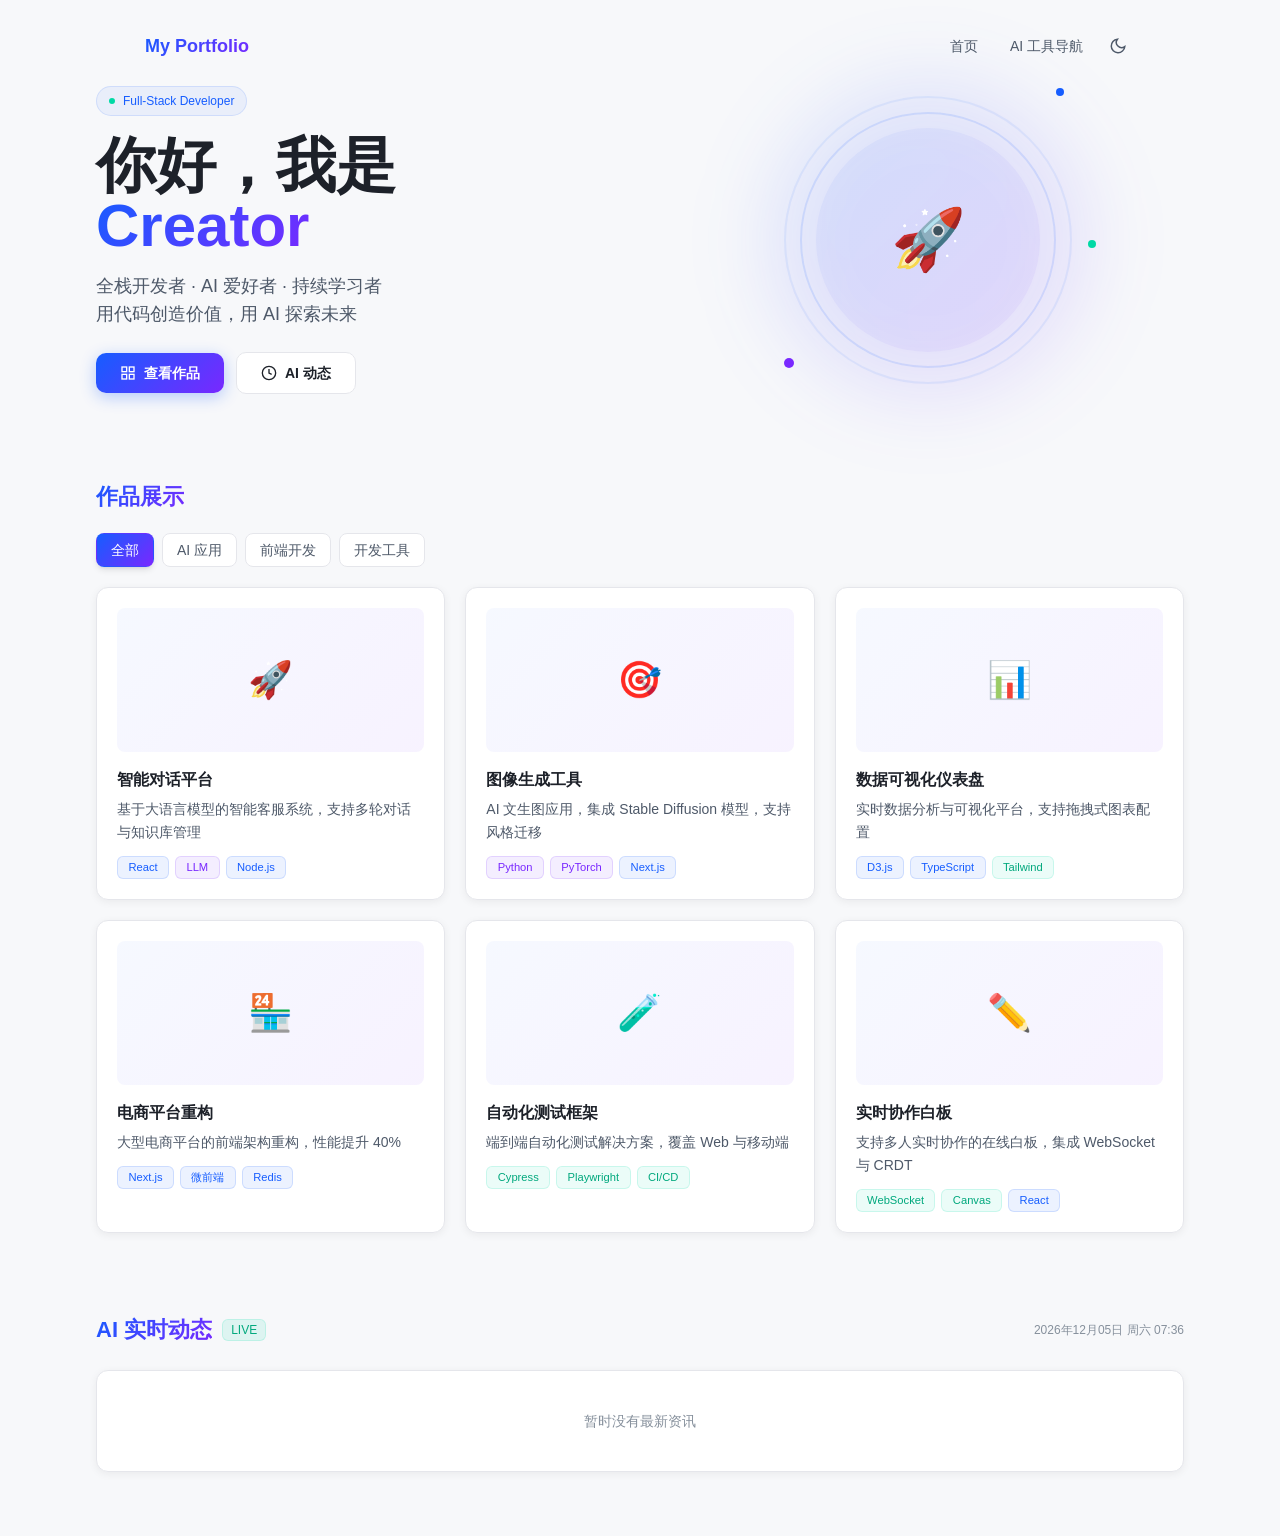
<file: index.html>
<!DOCTYPE html><html lang="zh-CN"><head><meta charSet="utf-8"/><meta name="viewport" content="width=device-width, initial-scale=1"/><link rel="stylesheet" href="/_next/static/css/5b30893bff3cff4b.css" data-precedence="next"/><link rel="preload" as="script" fetchPriority="low" href="/_next/static/chunks/webpack-616e068a201ad621.js"/><script src="/_next/static/chunks/fd9d1056-8330337790fd1d70.js" async=""></script><script src="/_next/static/chunks/117-0b20032fdb87c964.js" async=""></script><script src="/_next/static/chunks/main-app-44f552555271e70d.js" async=""></script><script src="/_next/static/chunks/app/page-7cafaf84961bd8e7.js" async=""></script><script src="/_next/static/chunks/448-8b25fead49775fe2.js" async=""></script><script src="/_next/static/chunks/app/layout-be42a660ace7e4d2.js" async=""></script><title>个人作品集 | AI 资讯 &amp; 工具导航</title><meta name="description" content="个人作品展示、AI 实时资讯分享、主流 AI 应用导航"/><script src="/_next/static/chunks/polyfills-42372ed130431b0a.js" noModule=""></script></head><body><nav class="fixed top-0 left-0 right-0 z-50 px-3 sm:px-6 pt-3 sm:pt-4 transition-all duration-300 "><div class="max-w-5xl mx-auto px-4 py-2.5 sm:py-3 flex items-center justify-between rounded-xl transition-all duration-300" style="background:transparent;backdrop-filter:none;-webkit-backdrop-filter:none;border:1px solid transparent;box-shadow:none"><a class="text-base sm:text-lg font-bold gradient-text" href="/">My Portfolio</a><div class="flex items-center gap-1"><div class="hidden sm:flex items-center gap-1"><a class="nav-link active" href="/">首页</a><a class="nav-link " href="/tools/">AI 工具导航</a></div><button class="p-2 rounded-lg hover:bg-black/5 dark:hover:bg-white/10 transition-colors" aria-label="切换主题"><svg width="18" height="18" viewBox="0 0 24 24" fill="none" stroke="#4E5969" stroke-width="2" stroke-linecap="round"><path d="M21 12.79A9 9 0 1111.21 3 7 7 0 0021 12.79z"></path></svg></button><button class="sm:hidden p-2 rounded-lg hover:bg-black/5 dark:hover:bg-white/10 transition-colors" aria-label="Toggle menu"><svg width="20" height="20" viewBox="0 0 24 24" fill="none" stroke="currentColor" stroke-width="2"><path d="M4 6h16M4 12h16M4 18h16"></path></svg></button></div></div></nav><main class="pt-20 pb-16 px-4 sm:px-6 lg:px-8 max-w-6xl mx-auto"><div class="space-y-16 sm:space-y-20"><section class="relative mb-12 sm:mb-16 animate-fade-in"><div class="flex flex-col lg:flex-row items-center gap-8 lg:gap-16"><div class="flex-1 text-center lg:text-left animate-slide-in-left"><div class="inline-flex items-center gap-2 px-3 py-1.5 rounded-full text-xs font-medium mb-5" style="background:rgba(22,93,255,0.06);color:#165DFF;border:1px solid rgba(22,93,255,0.12)"><span class="w-1.5 h-1.5 rounded-full bg-[#00D9A5]"></span>Full-Stack Developer</div><h1 class="text-4xl sm:text-5xl lg:text-6xl font-bold leading-tight mb-4">你好，我是<!-- --> <span class="gradient-text">Creator</span></h1><p class="text-base sm:text-lg text-text-secondary max-w-lg mx-auto lg:mx-0 leading-relaxed mb-6">全栈开发者 · AI 爱好者 · 持续学习者<br/>用代码创造价值，用 AI 探索未来</p><div class="flex items-center gap-3 justify-center lg:justify-start"><a href="#portfolio" class="btn-primary text-sm"><svg width="16" height="16" viewBox="0 0 24 24" fill="none" stroke="currentColor" stroke-width="2"><rect x="3" y="3" width="7" height="7"></rect><rect x="14" y="3" width="7" height="7"></rect><rect x="3" y="14" width="7" height="7"></rect><rect x="14" y="14" width="7" height="7"></rect></svg>查看作品</a><a href="#ai-news" class="btn-secondary text-sm"><svg width="16" height="16" viewBox="0 0 24 24" fill="none" stroke="currentColor" stroke-width="2"><circle cx="12" cy="12" r="10"></circle><path d="M12 6v6l4 2"></path></svg>AI 动态</a></div></div><div class="flex-1 flex items-center justify-center animate-slide-in-right"><div class="relative w-64 h-64 sm:w-80 sm:h-80"><div class="absolute inset-0 rounded-full animate-float" style="background:linear-gradient(135deg, rgba(22,93,255,0.12), rgba(121,40,255,0.12));filter:blur(40px)"></div><div class="absolute inset-4 rounded-full" style="border:2px solid rgba(22,93,255,0.08)"></div><div class="absolute inset-8 rounded-full animate-pulse" style="border:2px solid rgba(22,93,255,0.12)"></div><div class="absolute inset-12 rounded-full" style="background:linear-gradient(135deg, rgba(22,93,255,0.06), rgba(121,40,255,0.06))"></div><div class="absolute inset-0 flex items-center justify-center"><span class="text-5xl sm:text-6xl">🚀</span></div><div class="absolute top-2 right-6 w-2 h-2 rounded-full animate-float" style="background:#165DFF;animation-delay:0.5s"></div><div class="absolute bottom-8 left-4 w-2.5 h-2.5 rounded-full animate-float" style="background:#7928FF;animation-delay:1s"></div><div class="absolute top-1/2 -right-2 w-2 h-2 rounded-full animate-float" style="background:#00D9A5;animation-delay:1.5s"></div></div></div></div></section><section id="portfolio" class="animate-fade-in"><h2 class="section-title"><span class="gradient-text">作品展示</span></h2><div class="mb-5"><div class="flex flex-wrap gap-2"><button class="px-3.5 py-1.5 rounded-lg text-sm font-medium transition-all text-white shadow-md" style="background:linear-gradient(135deg, #165DFF, #7928FF);border:1px solid transparent">全部</button><button class="px-3.5 py-1.5 rounded-lg text-sm font-medium transition-all text-text-secondary hover:text-text-primary border hover:border-primary/30" style="background:var(--bg-card);border:1px solid var(--border-light)">AI 应用</button><button class="px-3.5 py-1.5 rounded-lg text-sm font-medium transition-all text-text-secondary hover:text-text-primary border hover:border-primary/30" style="background:var(--bg-card);border:1px solid var(--border-light)">前端开发</button><button class="px-3.5 py-1.5 rounded-lg text-sm font-medium transition-all text-text-secondary hover:text-text-primary border hover:border-primary/30" style="background:var(--bg-card);border:1px solid var(--border-light)">开发工具</button></div></div><div class="grid grid-cols-1 sm:grid-cols-2 lg:grid-cols-3 gap-5"><div class="card p-5 animate-slide-up cursor-pointer group" style="animation-delay:0s"><div class="w-full h-36 rounded-lg mb-4 flex items-center justify-center text-4xl transition-transform duration-300 group-hover:scale-105" style="background:linear-gradient(135deg, rgba(22,93,255,0.04), rgba(121,40,255,0.06))">🚀</div><h3 class="font-semibold text-base mb-1.5 text-text-primary">智能对话平台</h3><p class="text-sm text-text-secondary mb-3 line-clamp-2 leading-relaxed">基于大语言模型的智能客服系统，支持多轮对话与知识库管理</p><div class="flex flex-wrap gap-1.5"><span class="tag tag-blue">React</span><span class="tag tag-purple">LLM</span><span class="tag tag-blue">Node.js</span></div></div><div class="card p-5 animate-slide-up cursor-pointer group" style="animation-delay:0.1s"><div class="w-full h-36 rounded-lg mb-4 flex items-center justify-center text-4xl transition-transform duration-300 group-hover:scale-105" style="background:linear-gradient(135deg, rgba(22,93,255,0.04), rgba(121,40,255,0.06))">🎯</div><h3 class="font-semibold text-base mb-1.5 text-text-primary">图像生成工具</h3><p class="text-sm text-text-secondary mb-3 line-clamp-2 leading-relaxed">AI 文生图应用，集成 Stable Diffusion 模型，支持风格迁移</p><div class="flex flex-wrap gap-1.5"><span class="tag tag-purple">Python</span><span class="tag tag-purple">PyTorch</span><span class="tag tag-blue">Next.js</span></div></div><div class="card p-5 animate-slide-up cursor-pointer group" style="animation-delay:0.2s"><div class="w-full h-36 rounded-lg mb-4 flex items-center justify-center text-4xl transition-transform duration-300 group-hover:scale-105" style="background:linear-gradient(135deg, rgba(22,93,255,0.04), rgba(121,40,255,0.06))">📊</div><h3 class="font-semibold text-base mb-1.5 text-text-primary">数据可视化仪表盘</h3><p class="text-sm text-text-secondary mb-3 line-clamp-2 leading-relaxed">实时数据分析与可视化平台，支持拖拽式图表配置</p><div class="flex flex-wrap gap-1.5"><span class="tag tag-blue">D3.js</span><span class="tag tag-blue">TypeScript</span><span class="tag tag-cyan">Tailwind</span></div></div><div class="card p-5 animate-slide-up cursor-pointer group" style="animation-delay:0.30000000000000004s"><div class="w-full h-36 rounded-lg mb-4 flex items-center justify-center text-4xl transition-transform duration-300 group-hover:scale-105" style="background:linear-gradient(135deg, rgba(22,93,255,0.04), rgba(121,40,255,0.06))">🏪</div><h3 class="font-semibold text-base mb-1.5 text-text-primary">电商平台重构</h3><p class="text-sm text-text-secondary mb-3 line-clamp-2 leading-relaxed">大型电商平台的前端架构重构，性能提升 40%</p><div class="flex flex-wrap gap-1.5"><span class="tag tag-blue">Next.js</span><span class="tag tag-blue">微前端</span><span class="tag tag-blue">Redis</span></div></div><div class="card p-5 animate-slide-up cursor-pointer group" style="animation-delay:0.4s"><div class="w-full h-36 rounded-lg mb-4 flex items-center justify-center text-4xl transition-transform duration-300 group-hover:scale-105" style="background:linear-gradient(135deg, rgba(22,93,255,0.04), rgba(121,40,255,0.06))">🧪</div><h3 class="font-semibold text-base mb-1.5 text-text-primary">自动化测试框架</h3><p class="text-sm text-text-secondary mb-3 line-clamp-2 leading-relaxed">端到端自动化测试解决方案，覆盖 Web 与移动端</p><div class="flex flex-wrap gap-1.5"><span class="tag tag-cyan">Cypress</span><span class="tag tag-cyan">Playwright</span><span class="tag tag-cyan">CI/CD</span></div></div><div class="card p-5 animate-slide-up cursor-pointer group" style="animation-delay:0.5s"><div class="w-full h-36 rounded-lg mb-4 flex items-center justify-center text-4xl transition-transform duration-300 group-hover:scale-105" style="background:linear-gradient(135deg, rgba(22,93,255,0.04), rgba(121,40,255,0.06))">✏️</div><h3 class="font-semibold text-base mb-1.5 text-text-primary">实时协作白板</h3><p class="text-sm text-text-secondary mb-3 line-clamp-2 leading-relaxed">支持多人实时协作的在线白板，集成 WebSocket 与 CRDT</p><div class="flex flex-wrap gap-1.5"><span class="tag tag-cyan">WebSocket</span><span class="tag tag-cyan">Canvas</span><span class="tag tag-blue">React</span></div></div></div></section><section id="ai-news" class="animate-fade-in"><div class="flex items-center justify-between flex-wrap gap-2 mb-6"><h2 class="section-title mb-0"><span class="gradient-text">AI 实时动态</span><span class="px-2 py-0.5 rounded-md text-xs font-medium" style="background:rgba(0,217,165,0.1);color:#00a87d;border:1px solid rgba(0,217,165,0.15)">LIVE</span></h2><span class="text-xs text-text-tertiary tabular-nums">2026年05月06日 周三 23:23</span></div><div class="card p-10 text-center text-sm text-text-tertiary flex items-center justify-center gap-2.5"><span class="inline-block w-4 h-4 border-2 border-primary border-t-transparent rounded-full animate-spin"></span>正在获取最新 AI 资讯...</div></section></div></main><button class="fixed bottom-8 right-8 z-40 w-11 h-11 rounded-full flex items-center justify-center shadow-lg transition-all duration-300 opacity-0 translate-y-4 pointer-events-none" style="background:linear-gradient(135deg, #165DFF, #7928FF);color:#fff" aria-label="回到顶部"><svg width="18" height="18" viewBox="0 0 24 24" fill="none" stroke="currentColor" stroke-width="2.5" stroke-linecap="round"><path d="M18 15l-6-6-6 6"></path></svg></button><script src="/_next/static/chunks/webpack-616e068a201ad621.js" async=""></script><script>(self.__next_f=self.__next_f||[]).push([0]);self.__next_f.push([2,null])</script><script>self.__next_f.push([1,"1:HL[\"/_next/static/css/5b30893bff3cff4b.css\",\"style\"]\n"])</script><script>self.__next_f.push([1,"2:I[2846,[],\"\"]\n4:I[9107,[],\"ClientPageRoot\"]\n5:I[5290,[\"931\",\"static/chunks/app/page-7cafaf84961bd8e7.js\"],\"default\",1]\n6:I[2060,[\"448\",\"static/chunks/448-8b25fead49775fe2.js\",\"185\",\"static/chunks/app/layout-be42a660ace7e4d2.js\"],\"default\"]\n7:I[4114,[\"448\",\"static/chunks/448-8b25fead49775fe2.js\",\"185\",\"static/chunks/app/layout-be42a660ace7e4d2.js\"],\"default\"]\n8:I[4707,[],\"\"]\n9:I[6423,[],\"\"]\na:I[9177,[\"448\",\"static/chunks/448-8b25fead49775fe2.js\",\"185\",\"static/chunks/app/layout-be42a660ace7e4d2.js\"],\"default\"]\nc:I[1060,[],\"\"]\nd:[]\n"])</script><script>self.__next_f.push([1,"0:[\"$\",\"$L2\",null,{\"buildId\":\"GiOcWR82F3VmE9fTP5mHu\",\"assetPrefix\":\"\",\"urlParts\":[\"\",\"\"],\"initialTree\":[\"\",{\"children\":[\"__PAGE__\",{}]},\"$undefined\",\"$undefined\",true],\"initialSeedData\":[\"\",{\"children\":[\"__PAGE__\",{},[[\"$L3\",[\"$\",\"$L4\",null,{\"props\":{\"params\":{},\"searchParams\":{}},\"Component\":\"$5\"}],null],null],null]},[[[[\"$\",\"link\",\"0\",{\"rel\":\"stylesheet\",\"href\":\"/_next/static/css/5b30893bff3cff4b.css\",\"precedence\":\"next\",\"crossOrigin\":\"$undefined\"}]],[\"$\",\"html\",null,{\"lang\":\"zh-CN\",\"suppressHydrationWarning\":true,\"children\":[\"$\",\"body\",null,{\"children\":[\"$\",\"$L6\",null,{\"children\":[[\"$\",\"$L7\",null,{}],[\"$\",\"main\",null,{\"className\":\"pt-20 pb-16 px-4 sm:px-6 lg:px-8 max-w-6xl mx-auto\",\"children\":[\"$\",\"$L8\",null,{\"parallelRouterKey\":\"children\",\"segmentPath\":[\"children\"],\"error\":\"$undefined\",\"errorStyles\":\"$undefined\",\"errorScripts\":\"$undefined\",\"template\":[\"$\",\"$L9\",null,{}],\"templateStyles\":\"$undefined\",\"templateScripts\":\"$undefined\",\"notFound\":[[\"$\",\"title\",null,{\"children\":\"404: This page could not be found.\"}],[\"$\",\"div\",null,{\"style\":{\"fontFamily\":\"system-ui,\\\"Segoe UI\\\",Roboto,Helvetica,Arial,sans-serif,\\\"Apple Color Emoji\\\",\\\"Segoe UI Emoji\\\"\",\"height\":\"100vh\",\"textAlign\":\"center\",\"display\":\"flex\",\"flexDirection\":\"column\",\"alignItems\":\"center\",\"justifyContent\":\"center\"},\"children\":[\"$\",\"div\",null,{\"children\":[[\"$\",\"style\",null,{\"dangerouslySetInnerHTML\":{\"__html\":\"body{color:#000;background:#fff;margin:0}.next-error-h1{border-right:1px solid rgba(0,0,0,.3)}@media (prefers-color-scheme:dark){body{color:#fff;background:#000}.next-error-h1{border-right:1px solid rgba(255,255,255,.3)}}\"}}],[\"$\",\"h1\",null,{\"className\":\"next-error-h1\",\"style\":{\"display\":\"inline-block\",\"margin\":\"0 20px 0 0\",\"padding\":\"0 23px 0 0\",\"fontSize\":24,\"fontWeight\":500,\"verticalAlign\":\"top\",\"lineHeight\":\"49px\"},\"children\":\"404\"}],[\"$\",\"div\",null,{\"style\":{\"display\":\"inline-block\"},\"children\":[\"$\",\"h2\",null,{\"style\":{\"fontSize\":14,\"fontWeight\":400,\"lineHeight\":\"49px\",\"margin\":0},\"children\":\"This page could not be found.\"}]}]]}]}]],\"notFoundStyles\":[]}]}],[\"$\",\"$La\",null,{}]]}]}]}]],null],null],\"couldBeIntercepted\":false,\"initialHead\":[null,\"$Lb\"],\"globalErrorComponent\":\"$c\",\"missingSlots\":\"$Wd\"}]\n"])</script><script>self.__next_f.push([1,"b:[[\"$\",\"meta\",\"0\",{\"name\":\"viewport\",\"content\":\"width=device-width, initial-scale=1\"}],[\"$\",\"meta\",\"1\",{\"charSet\":\"utf-8\"}],[\"$\",\"title\",\"2\",{\"children\":\"个人作品集 | AI 资讯 \u0026 工具导航\"}],[\"$\",\"meta\",\"3\",{\"name\":\"description\",\"content\":\"个人作品展示、AI 实时资讯分享、主流 AI 应用导航\"}]]\n3:null\n"])</script></body></html>
</file>
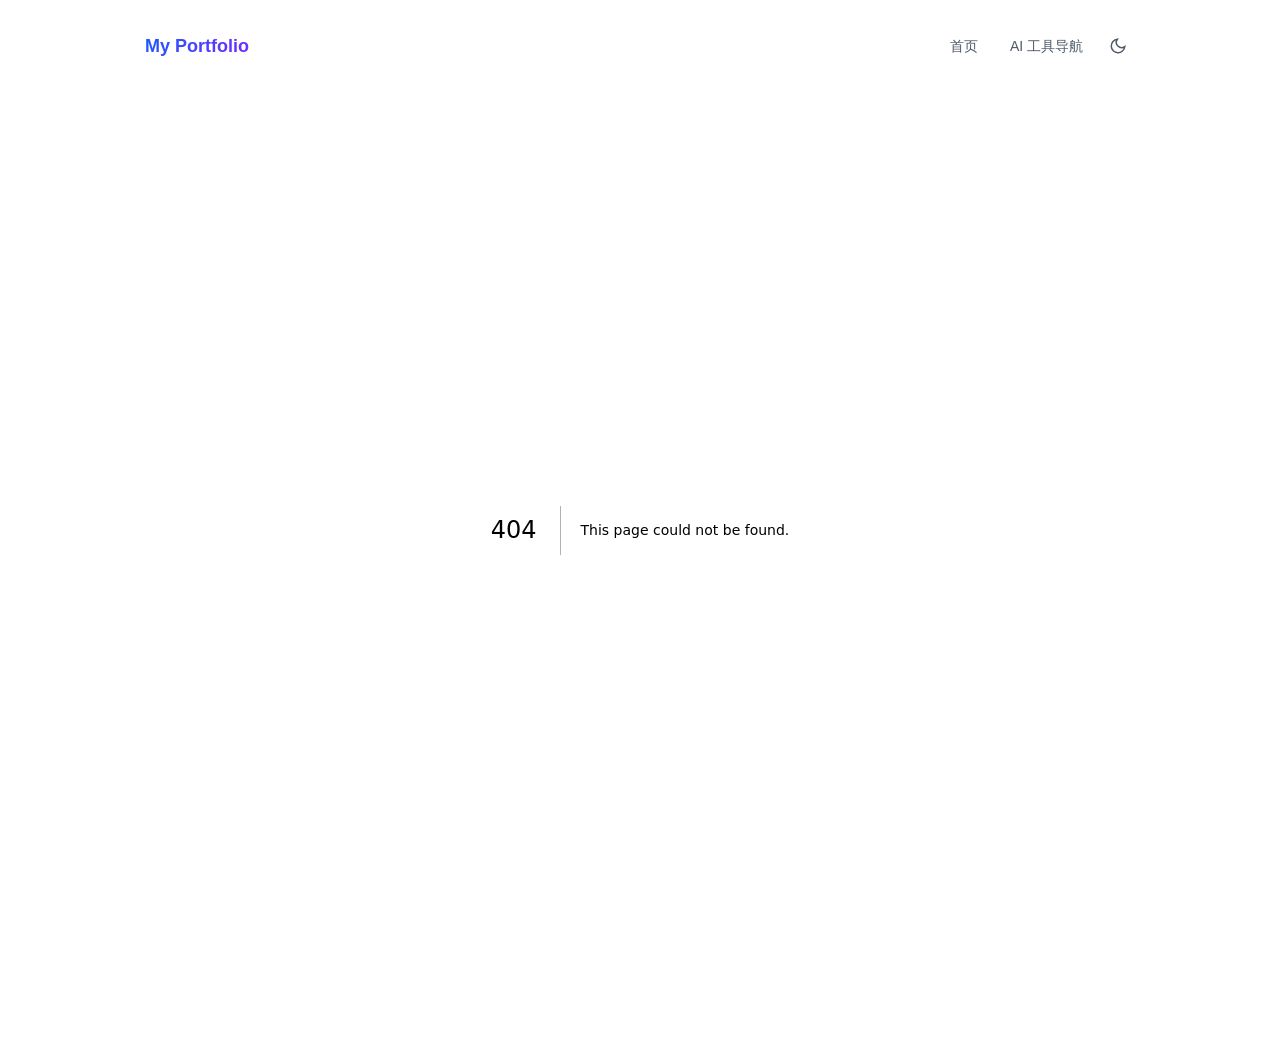
<file: 404/index.html>
<!DOCTYPE html><html lang="zh-CN"><head><meta charSet="utf-8"/><meta name="viewport" content="width=device-width, initial-scale=1"/><link rel="stylesheet" href="/_next/static/css/5b30893bff3cff4b.css" data-precedence="next"/><link rel="preload" as="script" fetchPriority="low" href="/_next/static/chunks/webpack-616e068a201ad621.js"/><script src="/_next/static/chunks/fd9d1056-8330337790fd1d70.js" async=""></script><script src="/_next/static/chunks/117-0b20032fdb87c964.js" async=""></script><script src="/_next/static/chunks/main-app-44f552555271e70d.js" async=""></script><script src="/_next/static/chunks/448-8b25fead49775fe2.js" async=""></script><script src="/_next/static/chunks/app/layout-be42a660ace7e4d2.js" async=""></script><meta name="robots" content="noindex"/><title>404: This page could not be found.</title><title>个人作品集 | AI 资讯 &amp; 工具导航</title><meta name="description" content="个人作品展示、AI 实时资讯分享、主流 AI 应用导航"/><script src="/_next/static/chunks/polyfills-42372ed130431b0a.js" noModule=""></script></head><body><nav class="fixed top-0 left-0 right-0 z-50 px-3 sm:px-6 pt-3 sm:pt-4 transition-all duration-300 "><div class="max-w-5xl mx-auto px-4 py-2.5 sm:py-3 flex items-center justify-between rounded-xl transition-all duration-300" style="background:transparent;backdrop-filter:none;-webkit-backdrop-filter:none;border:1px solid transparent;box-shadow:none"><a class="text-base sm:text-lg font-bold gradient-text" href="/">My Portfolio</a><div class="flex items-center gap-1"><div class="hidden sm:flex items-center gap-1"><a class="nav-link " href="/">首页</a><a class="nav-link " href="/tools/">AI 工具导航</a></div><button class="p-2 rounded-lg hover:bg-black/5 dark:hover:bg-white/10 transition-colors" aria-label="切换主题"><svg width="18" height="18" viewBox="0 0 24 24" fill="none" stroke="#4E5969" stroke-width="2" stroke-linecap="round"><path d="M21 12.79A9 9 0 1111.21 3 7 7 0 0021 12.79z"></path></svg></button><button class="sm:hidden p-2 rounded-lg hover:bg-black/5 dark:hover:bg-white/10 transition-colors" aria-label="Toggle menu"><svg width="20" height="20" viewBox="0 0 24 24" fill="none" stroke="currentColor" stroke-width="2"><path d="M4 6h16M4 12h16M4 18h16"></path></svg></button></div></div></nav><main class="pt-20 pb-16 px-4 sm:px-6 lg:px-8 max-w-6xl mx-auto"><div style="font-family:system-ui,&quot;Segoe UI&quot;,Roboto,Helvetica,Arial,sans-serif,&quot;Apple Color Emoji&quot;,&quot;Segoe UI Emoji&quot;;height:100vh;text-align:center;display:flex;flex-direction:column;align-items:center;justify-content:center"><div><style>body{color:#000;background:#fff;margin:0}.next-error-h1{border-right:1px solid rgba(0,0,0,.3)}@media (prefers-color-scheme:dark){body{color:#fff;background:#000}.next-error-h1{border-right:1px solid rgba(255,255,255,.3)}}</style><h1 class="next-error-h1" style="display:inline-block;margin:0 20px 0 0;padding:0 23px 0 0;font-size:24px;font-weight:500;vertical-align:top;line-height:49px">404</h1><div style="display:inline-block"><h2 style="font-size:14px;font-weight:400;line-height:49px;margin:0">This page could not be found.</h2></div></div></div></main><button class="fixed bottom-8 right-8 z-40 w-11 h-11 rounded-full flex items-center justify-center shadow-lg transition-all duration-300 opacity-0 translate-y-4 pointer-events-none" style="background:linear-gradient(135deg, #165DFF, #7928FF);color:#fff" aria-label="回到顶部"><svg width="18" height="18" viewBox="0 0 24 24" fill="none" stroke="currentColor" stroke-width="2.5" stroke-linecap="round"><path d="M18 15l-6-6-6 6"></path></svg></button><script src="/_next/static/chunks/webpack-616e068a201ad621.js" async=""></script><script>(self.__next_f=self.__next_f||[]).push([0]);self.__next_f.push([2,null])</script><script>self.__next_f.push([1,"1:HL[\"/_next/static/css/5b30893bff3cff4b.css\",\"style\"]\n"])</script><script>self.__next_f.push([1,"2:I[2846,[],\"\"]\n4:I[4707,[],\"\"]\n5:I[6423,[],\"\"]\n6:I[2060,[\"448\",\"static/chunks/448-8b25fead49775fe2.js\",\"185\",\"static/chunks/app/layout-be42a660ace7e4d2.js\"],\"default\"]\n7:I[4114,[\"448\",\"static/chunks/448-8b25fead49775fe2.js\",\"185\",\"static/chunks/app/layout-be42a660ace7e4d2.js\"],\"default\"]\nc:I[9177,[\"448\",\"static/chunks/448-8b25fead49775fe2.js\",\"185\",\"static/chunks/app/layout-be42a660ace7e4d2.js\"],\"default\"]\ne:I[1060,[],\"\"]\n8:{\"fontFamily\":\"system-ui,\\\"Segoe UI\\\",Roboto,Helvetica,Arial,sans-serif,\\\"Apple Color Emoji\\\",\\\"Segoe UI Emoji\\\"\",\"height\":\"100vh\",\"textAlign\":\"center\",\"display\":\"flex\",\"flexDirection\":\"column\",\"alignItems\":\"center\",\"justifyContent\":\"center\"}\n9:{\"display\":\"inline-block\",\"margin\":\"0 20px 0 0\",\"padding\":\"0 23px 0 0\",\"fontSize\":24,\"fontWeight\":500,\"verticalAlign\":\"top\",\"lineHeight\":\"49px\"}\na:{\"display\":\"inline-block\"}\nb:{\"fontSize\":14,\"fontWeight\":400,\"lineHeight\":\"49px\",\"margin\":0}\nf:[]\n"])</script><script>self.__next_f.push([1,"0:[\"$\",\"$L2\",null,{\"buildId\":\"GiOcWR82F3VmE9fTP5mHu\",\"assetPrefix\":\"\",\"urlParts\":[\"\",\"_not-found\",\"\"],\"initialTree\":[\"\",{\"children\":[\"/_not-found\",{\"children\":[\"__PAGE__\",{}]}]},\"$undefined\",\"$undefined\",true],\"initialSeedData\":[\"\",{\"children\":[\"/_not-found\",{\"children\":[\"__PAGE__\",{},[[\"$L3\",[[\"$\",\"title\",null,{\"children\":\"404: This page could not be found.\"}],[\"$\",\"div\",null,{\"style\":{\"fontFamily\":\"system-ui,\\\"Segoe UI\\\",Roboto,Helvetica,Arial,sans-serif,\\\"Apple Color Emoji\\\",\\\"Segoe UI Emoji\\\"\",\"height\":\"100vh\",\"textAlign\":\"center\",\"display\":\"flex\",\"flexDirection\":\"column\",\"alignItems\":\"center\",\"justifyContent\":\"center\"},\"children\":[\"$\",\"div\",null,{\"children\":[[\"$\",\"style\",null,{\"dangerouslySetInnerHTML\":{\"__html\":\"body{color:#000;background:#fff;margin:0}.next-error-h1{border-right:1px solid rgba(0,0,0,.3)}@media (prefers-color-scheme:dark){body{color:#fff;background:#000}.next-error-h1{border-right:1px solid rgba(255,255,255,.3)}}\"}}],[\"$\",\"h1\",null,{\"className\":\"next-error-h1\",\"style\":{\"display\":\"inline-block\",\"margin\":\"0 20px 0 0\",\"padding\":\"0 23px 0 0\",\"fontSize\":24,\"fontWeight\":500,\"verticalAlign\":\"top\",\"lineHeight\":\"49px\"},\"children\":\"404\"}],[\"$\",\"div\",null,{\"style\":{\"display\":\"inline-block\"},\"children\":[\"$\",\"h2\",null,{\"style\":{\"fontSize\":14,\"fontWeight\":400,\"lineHeight\":\"49px\",\"margin\":0},\"children\":\"This page could not be found.\"}]}]]}]}]],null],null],null]},[null,[\"$\",\"$L4\",null,{\"parallelRouterKey\":\"children\",\"segmentPath\":[\"children\",\"/_not-found\",\"children\"],\"error\":\"$undefined\",\"errorStyles\":\"$undefined\",\"errorScripts\":\"$undefined\",\"template\":[\"$\",\"$L5\",null,{}],\"templateStyles\":\"$undefined\",\"templateScripts\":\"$undefined\",\"notFound\":\"$undefined\",\"notFoundStyles\":\"$undefined\"}]],null]},[[[[\"$\",\"link\",\"0\",{\"rel\":\"stylesheet\",\"href\":\"/_next/static/css/5b30893bff3cff4b.css\",\"precedence\":\"next\",\"crossOrigin\":\"$undefined\"}]],[\"$\",\"html\",null,{\"lang\":\"zh-CN\",\"suppressHydrationWarning\":true,\"children\":[\"$\",\"body\",null,{\"children\":[\"$\",\"$L6\",null,{\"children\":[[\"$\",\"$L7\",null,{}],[\"$\",\"main\",null,{\"className\":\"pt-20 pb-16 px-4 sm:px-6 lg:px-8 max-w-6xl mx-auto\",\"children\":[\"$\",\"$L4\",null,{\"parallelRouterKey\":\"children\",\"segmentPath\":[\"children\"],\"error\":\"$undefined\",\"errorStyles\":\"$undefined\",\"errorScripts\":\"$undefined\",\"template\":[\"$\",\"$L5\",null,{}],\"templateStyles\":\"$undefined\",\"templateScripts\":\"$undefined\",\"notFound\":[[\"$\",\"title\",null,{\"children\":\"404: This page could not be found.\"}],[\"$\",\"div\",null,{\"style\":\"$8\",\"children\":[\"$\",\"div\",null,{\"children\":[[\"$\",\"style\",null,{\"dangerouslySetInnerHTML\":{\"__html\":\"body{color:#000;background:#fff;margin:0}.next-error-h1{border-right:1px solid rgba(0,0,0,.3)}@media (prefers-color-scheme:dark){body{color:#fff;background:#000}.next-error-h1{border-right:1px solid rgba(255,255,255,.3)}}\"}}],[\"$\",\"h1\",null,{\"className\":\"next-error-h1\",\"style\":\"$9\",\"children\":\"404\"}],[\"$\",\"div\",null,{\"style\":\"$a\",\"children\":[\"$\",\"h2\",null,{\"style\":\"$b\",\"children\":\"This page could not be found.\"}]}]]}]}]],\"notFoundStyles\":[]}]}],[\"$\",\"$Lc\",null,{}]]}]}]}]],null],null],\"couldBeIntercepted\":false,\"initialHead\":[[\"$\",\"meta\",null,{\"name\":\"robots\",\"content\":\"noindex\"}],\"$Ld\"],\"globalErrorComponent\":\"$e\",\"missingSlots\":\"$Wf\"}]\n"])</script><script>self.__next_f.push([1,"d:[[\"$\",\"meta\",\"0\",{\"name\":\"viewport\",\"content\":\"width=device-width, initial-scale=1\"}],[\"$\",\"meta\",\"1\",{\"charSet\":\"utf-8\"}],[\"$\",\"title\",\"2\",{\"children\":\"个人作品集 | AI 资讯 \u0026 工具导航\"}],[\"$\",\"meta\",\"3\",{\"name\":\"description\",\"content\":\"个人作品展示、AI 实时资讯分享、主流 AI 应用导航\"}]]\n3:null\n"])</script></body></html>
</file>
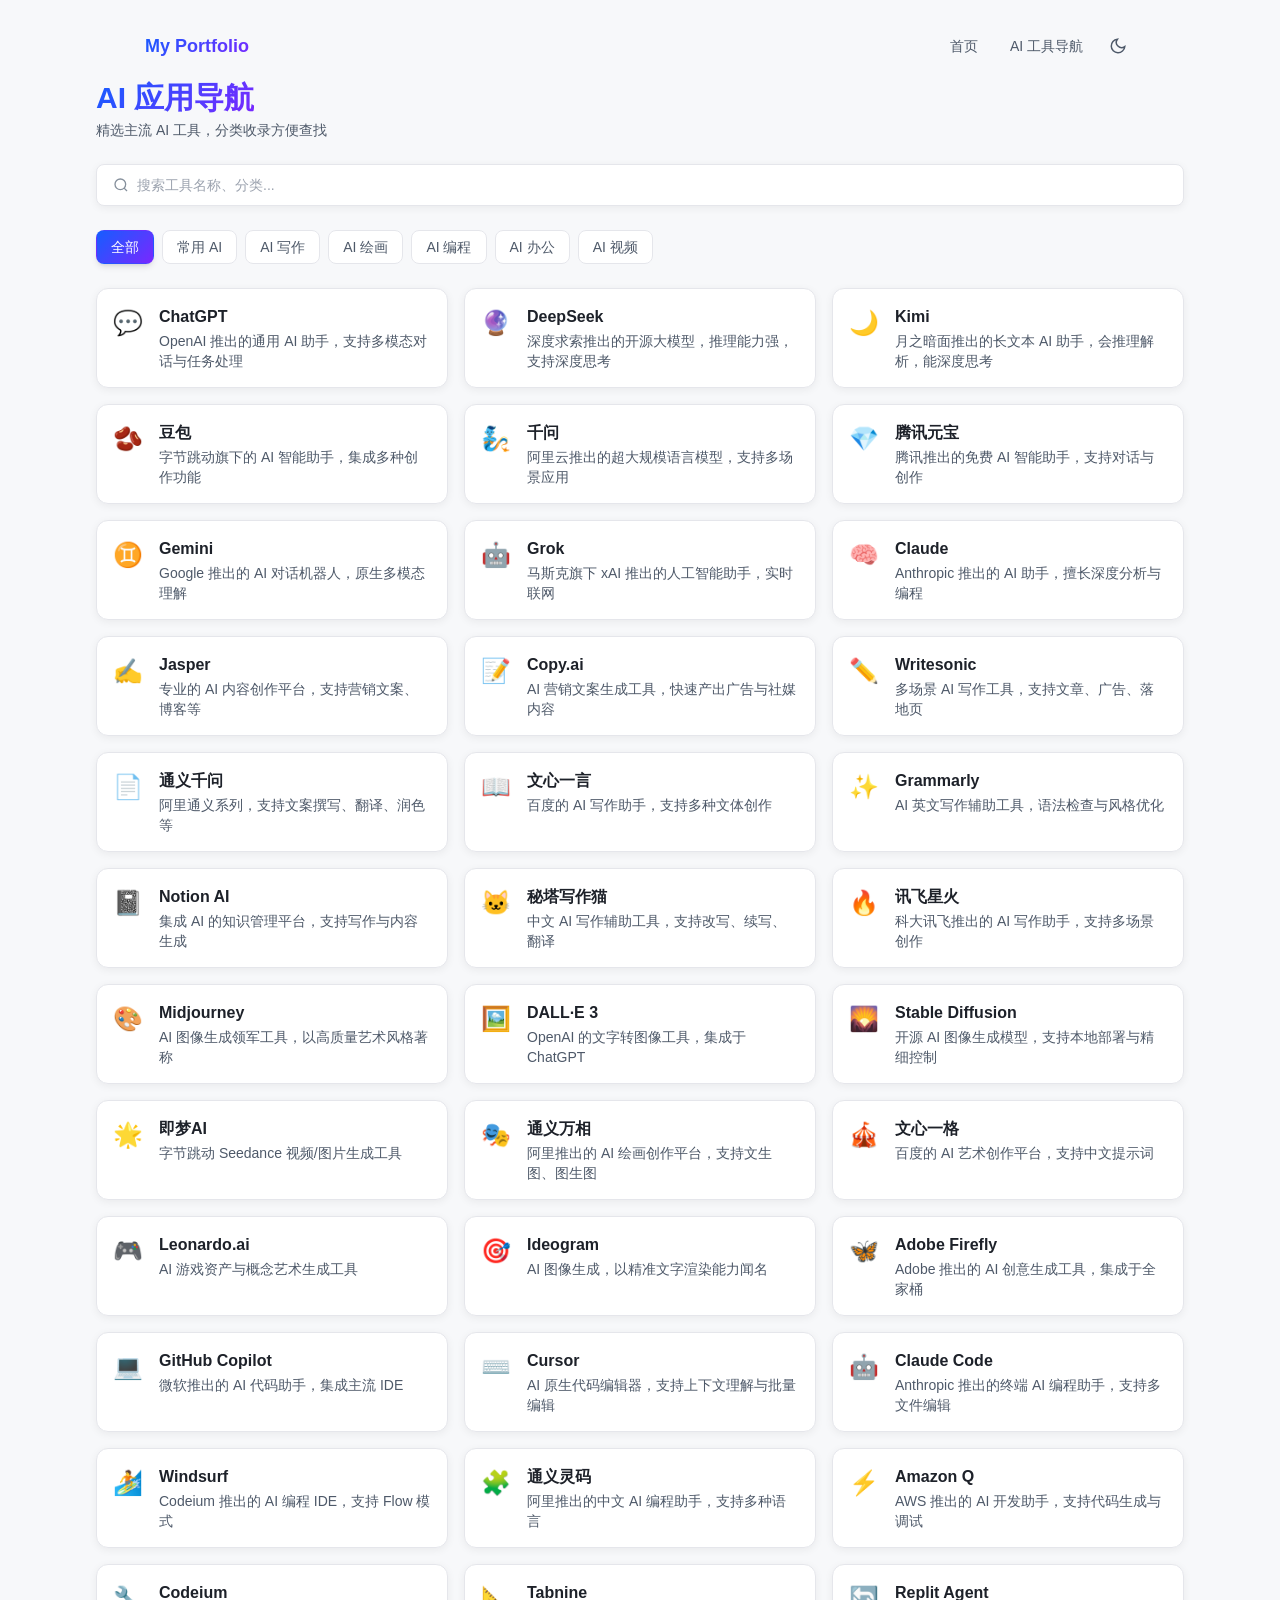
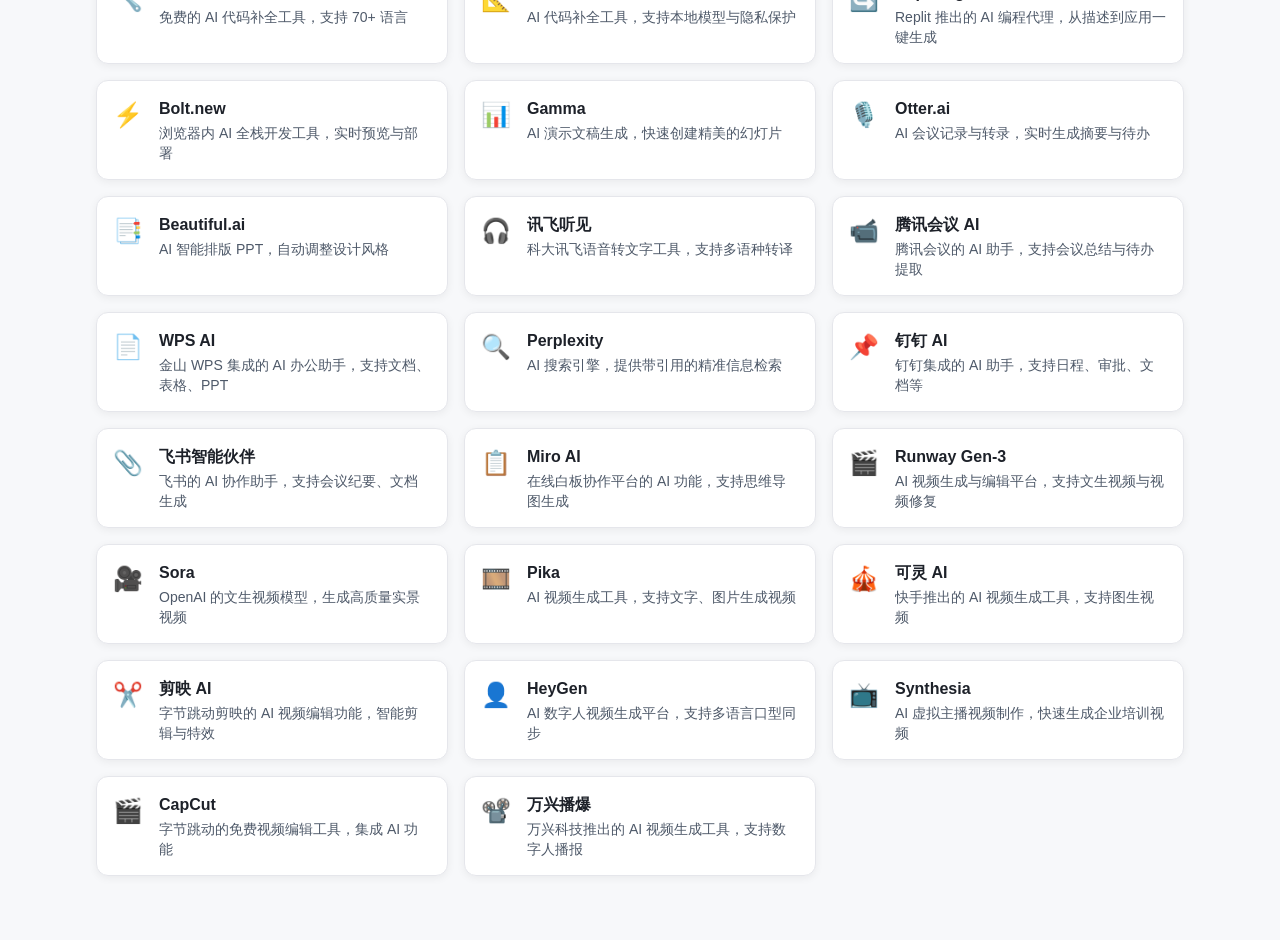
<file: tools/index.html>
<!DOCTYPE html><html lang="zh-CN"><head><meta charSet="utf-8"/><meta name="viewport" content="width=device-width, initial-scale=1"/><link rel="stylesheet" href="/_next/static/css/5b30893bff3cff4b.css" data-precedence="next"/><link rel="preload" as="script" fetchPriority="low" href="/_next/static/chunks/webpack-616e068a201ad621.js"/><script src="/_next/static/chunks/fd9d1056-8330337790fd1d70.js" async=""></script><script src="/_next/static/chunks/117-0b20032fdb87c964.js" async=""></script><script src="/_next/static/chunks/main-app-44f552555271e70d.js" async=""></script><script src="/_next/static/chunks/app/tools/page-7bf8d4a43b43f756.js" async=""></script><script src="/_next/static/chunks/448-8b25fead49775fe2.js" async=""></script><script src="/_next/static/chunks/app/layout-be42a660ace7e4d2.js" async=""></script><title>个人作品集 | AI 资讯 &amp; 工具导航</title><meta name="description" content="个人作品展示、AI 实时资讯分享、主流 AI 应用导航"/><script src="/_next/static/chunks/polyfills-42372ed130431b0a.js" noModule=""></script></head><body><nav class="fixed top-0 left-0 right-0 z-50 px-3 sm:px-6 pt-3 sm:pt-4 transition-all duration-300 "><div class="max-w-5xl mx-auto px-4 py-2.5 sm:py-3 flex items-center justify-between rounded-xl transition-all duration-300" style="background:transparent;backdrop-filter:none;-webkit-backdrop-filter:none;border:1px solid transparent;box-shadow:none"><a class="text-base sm:text-lg font-bold gradient-text" href="/">My Portfolio</a><div class="flex items-center gap-1"><div class="hidden sm:flex items-center gap-1"><a class="nav-link " href="/">首页</a><a class="nav-link " href="/tools/">AI 工具导航</a></div><button class="p-2 rounded-lg hover:bg-black/5 dark:hover:bg-white/10 transition-colors" aria-label="切换主题"><svg width="18" height="18" viewBox="0 0 24 24" fill="none" stroke="#4E5969" stroke-width="2" stroke-linecap="round"><path d="M21 12.79A9 9 0 1111.21 3 7 7 0 0021 12.79z"></path></svg></button><button class="sm:hidden p-2 rounded-lg hover:bg-black/5 dark:hover:bg-white/10 transition-colors" aria-label="Toggle menu"><svg width="20" height="20" viewBox="0 0 24 24" fill="none" stroke="currentColor" stroke-width="2"><path d="M4 6h16M4 12h16M4 18h16"></path></svg></button></div></div></nav><main class="pt-20 pb-16 px-4 sm:px-6 lg:px-8 max-w-6xl mx-auto"><div class="space-y-6 animate-fade-in"><div><h1 class="text-2xl sm:text-3xl font-bold mb-1"><span class="gradient-text">AI 应用导航</span></h1><p class="text-sm text-text-secondary">精选主流 AI 工具，分类收录方便查找</p></div><div class="flex flex-col sm:flex-row gap-3"><div class="flex-1"><div class="flex items-center gap-2 px-4 py-2.5 rounded-lg transition-all" style="background:var(--bg-card);border:1px solid var(--border-light);box-shadow:var(--shadow-sm)"><svg width="16" height="16" viewBox="0 0 24 24" fill="none" stroke="currentColor" stroke-width="2" class="text-text-tertiary shrink-0"><circle cx="11" cy="11" r="8"></circle><path d="M21 21l-4.3-4.3"></path></svg><input type="text" placeholder="搜索工具名称、分类..." class="bg-transparent outline-none text-sm w-full" style="color:var(--text-primary)" value=""/></div></div></div><div class="flex flex-wrap gap-2"><button class="px-3.5 py-1.5 rounded-lg text-sm font-medium transition-all text-white shadow-md" style="background:linear-gradient(135deg, #165DFF, #7928FF);border:1px solid transparent">全部</button><button class="px-3.5 py-1.5 rounded-lg text-sm font-medium transition-all text-text-secondary hover:text-text-primary border hover:border-primary/30" style="background:var(--bg-card);border:1px solid var(--border-light)">常用 AI</button><button class="px-3.5 py-1.5 rounded-lg text-sm font-medium transition-all text-text-secondary hover:text-text-primary border hover:border-primary/30" style="background:var(--bg-card);border:1px solid var(--border-light)">AI 写作</button><button class="px-3.5 py-1.5 rounded-lg text-sm font-medium transition-all text-text-secondary hover:text-text-primary border hover:border-primary/30" style="background:var(--bg-card);border:1px solid var(--border-light)">AI 绘画</button><button class="px-3.5 py-1.5 rounded-lg text-sm font-medium transition-all text-text-secondary hover:text-text-primary border hover:border-primary/30" style="background:var(--bg-card);border:1px solid var(--border-light)">AI 编程</button><button class="px-3.5 py-1.5 rounded-lg text-sm font-medium transition-all text-text-secondary hover:text-text-primary border hover:border-primary/30" style="background:var(--bg-card);border:1px solid var(--border-light)">AI 办公</button><button class="px-3.5 py-1.5 rounded-lg text-sm font-medium transition-all text-text-secondary hover:text-text-primary border hover:border-primary/30" style="background:var(--bg-card);border:1px solid var(--border-light)">AI 视频</button></div><div class="grid grid-cols-1 sm:grid-cols-2 lg:grid-cols-3 gap-4"><a href="https://chatgpt.com" target="_blank" rel="noopener noreferrer" class="card p-4 flex items-start gap-4 group"><span class="text-2xl shrink-0 mt-0.5">💬</span><div class="min-w-0"><h3 class="font-semibold text-sm sm:text-base text-text-primary mb-0.5 group-hover:text-primary transition-colors">ChatGPT</h3><p class="text-xs sm:text-sm text-text-secondary line-clamp-2 leading-relaxed">OpenAI 推出的通用 AI 助手，支持多模态对话与任务处理</p></div></a><a href="https://chat.deepseek.com" target="_blank" rel="noopener noreferrer" class="card p-4 flex items-start gap-4 group"><span class="text-2xl shrink-0 mt-0.5">🔮</span><div class="min-w-0"><h3 class="font-semibold text-sm sm:text-base text-text-primary mb-0.5 group-hover:text-primary transition-colors">DeepSeek</h3><p class="text-xs sm:text-sm text-text-secondary line-clamp-2 leading-relaxed">深度求索推出的开源大模型，推理能力强，支持深度思考</p></div></a><a href="https://kimi.moonshot.cn" target="_blank" rel="noopener noreferrer" class="card p-4 flex items-start gap-4 group"><span class="text-2xl shrink-0 mt-0.5">🌙</span><div class="min-w-0"><h3 class="font-semibold text-sm sm:text-base text-text-primary mb-0.5 group-hover:text-primary transition-colors">Kimi</h3><p class="text-xs sm:text-sm text-text-secondary line-clamp-2 leading-relaxed">月之暗面推出的长文本 AI 助手，会推理解析，能深度思考</p></div></a><a href="https://www.doubao.com" target="_blank" rel="noopener noreferrer" class="card p-4 flex items-start gap-4 group"><span class="text-2xl shrink-0 mt-0.5">🫘</span><div class="min-w-0"><h3 class="font-semibold text-sm sm:text-base text-text-primary mb-0.5 group-hover:text-primary transition-colors">豆包</h3><p class="text-xs sm:text-sm text-text-secondary line-clamp-2 leading-relaxed">字节跳动旗下的 AI 智能助手，集成多种创作功能</p></div></a><a href="https://tongyi.aliyun.com" target="_blank" rel="noopener noreferrer" class="card p-4 flex items-start gap-4 group"><span class="text-2xl shrink-0 mt-0.5">🧞</span><div class="min-w-0"><h3 class="font-semibold text-sm sm:text-base text-text-primary mb-0.5 group-hover:text-primary transition-colors">千问</h3><p class="text-xs sm:text-sm text-text-secondary line-clamp-2 leading-relaxed">阿里云推出的超大规模语言模型，支持多场景应用</p></div></a><a href="https://yuanbao.tencent.com" target="_blank" rel="noopener noreferrer" class="card p-4 flex items-start gap-4 group"><span class="text-2xl shrink-0 mt-0.5">💎</span><div class="min-w-0"><h3 class="font-semibold text-sm sm:text-base text-text-primary mb-0.5 group-hover:text-primary transition-colors">腾讯元宝</h3><p class="text-xs sm:text-sm text-text-secondary line-clamp-2 leading-relaxed">腾讯推出的免费 AI 智能助手，支持对话与创作</p></div></a><a href="https://gemini.google.com" target="_blank" rel="noopener noreferrer" class="card p-4 flex items-start gap-4 group"><span class="text-2xl shrink-0 mt-0.5">♊</span><div class="min-w-0"><h3 class="font-semibold text-sm sm:text-base text-text-primary mb-0.5 group-hover:text-primary transition-colors">Gemini</h3><p class="text-xs sm:text-sm text-text-secondary line-clamp-2 leading-relaxed">Google 推出的 AI 对话机器人，原生多模态理解</p></div></a><a href="https://grok.com" target="_blank" rel="noopener noreferrer" class="card p-4 flex items-start gap-4 group"><span class="text-2xl shrink-0 mt-0.5">🤖</span><div class="min-w-0"><h3 class="font-semibold text-sm sm:text-base text-text-primary mb-0.5 group-hover:text-primary transition-colors">Grok</h3><p class="text-xs sm:text-sm text-text-secondary line-clamp-2 leading-relaxed">马斯克旗下 xAI 推出的人工智能助手，实时联网</p></div></a><a href="https://claude.ai" target="_blank" rel="noopener noreferrer" class="card p-4 flex items-start gap-4 group"><span class="text-2xl shrink-0 mt-0.5">🧠</span><div class="min-w-0"><h3 class="font-semibold text-sm sm:text-base text-text-primary mb-0.5 group-hover:text-primary transition-colors">Claude</h3><p class="text-xs sm:text-sm text-text-secondary line-clamp-2 leading-relaxed">Anthropic 推出的 AI 助手，擅长深度分析与编程</p></div></a><a href="https://www.jasper.ai" target="_blank" rel="noopener noreferrer" class="card p-4 flex items-start gap-4 group"><span class="text-2xl shrink-0 mt-0.5">✍️</span><div class="min-w-0"><h3 class="font-semibold text-sm sm:text-base text-text-primary mb-0.5 group-hover:text-primary transition-colors">Jasper</h3><p class="text-xs sm:text-sm text-text-secondary line-clamp-2 leading-relaxed">专业的 AI 内容创作平台，支持营销文案、博客等</p></div></a><a href="https://www.copy.ai" target="_blank" rel="noopener noreferrer" class="card p-4 flex items-start gap-4 group"><span class="text-2xl shrink-0 mt-0.5">📝</span><div class="min-w-0"><h3 class="font-semibold text-sm sm:text-base text-text-primary mb-0.5 group-hover:text-primary transition-colors">Copy.ai</h3><p class="text-xs sm:text-sm text-text-secondary line-clamp-2 leading-relaxed">AI 营销文案生成工具，快速产出广告与社媒内容</p></div></a><a href="https://writesonic.com" target="_blank" rel="noopener noreferrer" class="card p-4 flex items-start gap-4 group"><span class="text-2xl shrink-0 mt-0.5">✏️</span><div class="min-w-0"><h3 class="font-semibold text-sm sm:text-base text-text-primary mb-0.5 group-hover:text-primary transition-colors">Writesonic</h3><p class="text-xs sm:text-sm text-text-secondary line-clamp-2 leading-relaxed">多场景 AI 写作工具，支持文章、广告、落地页</p></div></a><a href="https://tongyi.aliyun.com" target="_blank" rel="noopener noreferrer" class="card p-4 flex items-start gap-4 group"><span class="text-2xl shrink-0 mt-0.5">📄</span><div class="min-w-0"><h3 class="font-semibold text-sm sm:text-base text-text-primary mb-0.5 group-hover:text-primary transition-colors">通义千问</h3><p class="text-xs sm:text-sm text-text-secondary line-clamp-2 leading-relaxed">阿里通义系列，支持文案撰写、翻译、润色等</p></div></a><a href="https://yiyan.baidu.com" target="_blank" rel="noopener noreferrer" class="card p-4 flex items-start gap-4 group"><span class="text-2xl shrink-0 mt-0.5">📖</span><div class="min-w-0"><h3 class="font-semibold text-sm sm:text-base text-text-primary mb-0.5 group-hover:text-primary transition-colors">文心一言</h3><p class="text-xs sm:text-sm text-text-secondary line-clamp-2 leading-relaxed">百度的 AI 写作助手，支持多种文体创作</p></div></a><a href="https://www.grammarly.com" target="_blank" rel="noopener noreferrer" class="card p-4 flex items-start gap-4 group"><span class="text-2xl shrink-0 mt-0.5">✨</span><div class="min-w-0"><h3 class="font-semibold text-sm sm:text-base text-text-primary mb-0.5 group-hover:text-primary transition-colors">Grammarly</h3><p class="text-xs sm:text-sm text-text-secondary line-clamp-2 leading-relaxed">AI 英文写作辅助工具，语法检查与风格优化</p></div></a><a href="https://www.notion.so" target="_blank" rel="noopener noreferrer" class="card p-4 flex items-start gap-4 group"><span class="text-2xl shrink-0 mt-0.5">📓</span><div class="min-w-0"><h3 class="font-semibold text-sm sm:text-base text-text-primary mb-0.5 group-hover:text-primary transition-colors">Notion AI</h3><p class="text-xs sm:text-sm text-text-secondary line-clamp-2 leading-relaxed">集成 AI 的知识管理平台，支持写作与内容生成</p></div></a><a href="https://xiezuocat.com" target="_blank" rel="noopener noreferrer" class="card p-4 flex items-start gap-4 group"><span class="text-2xl shrink-0 mt-0.5">🐱</span><div class="min-w-0"><h3 class="font-semibold text-sm sm:text-base text-text-primary mb-0.5 group-hover:text-primary transition-colors">秘塔写作猫</h3><p class="text-xs sm:text-sm text-text-secondary line-clamp-2 leading-relaxed">中文 AI 写作辅助工具，支持改写、续写、翻译</p></div></a><a href="https://xinghuo.xfyun.cn" target="_blank" rel="noopener noreferrer" class="card p-4 flex items-start gap-4 group"><span class="text-2xl shrink-0 mt-0.5">🔥</span><div class="min-w-0"><h3 class="font-semibold text-sm sm:text-base text-text-primary mb-0.5 group-hover:text-primary transition-colors">讯飞星火</h3><p class="text-xs sm:text-sm text-text-secondary line-clamp-2 leading-relaxed">科大讯飞推出的 AI 写作助手，支持多场景创作</p></div></a><a href="https://www.midjourney.com" target="_blank" rel="noopener noreferrer" class="card p-4 flex items-start gap-4 group"><span class="text-2xl shrink-0 mt-0.5">🎨</span><div class="min-w-0"><h3 class="font-semibold text-sm sm:text-base text-text-primary mb-0.5 group-hover:text-primary transition-colors">Midjourney</h3><p class="text-xs sm:text-sm text-text-secondary line-clamp-2 leading-relaxed">AI 图像生成领军工具，以高质量艺术风格著称</p></div></a><a href="https://openai.com/dall-e-3" target="_blank" rel="noopener noreferrer" class="card p-4 flex items-start gap-4 group"><span class="text-2xl shrink-0 mt-0.5">🖼️</span><div class="min-w-0"><h3 class="font-semibold text-sm sm:text-base text-text-primary mb-0.5 group-hover:text-primary transition-colors">DALL·E 3</h3><p class="text-xs sm:text-sm text-text-secondary line-clamp-2 leading-relaxed">OpenAI 的文字转图像工具，集成于 ChatGPT</p></div></a><a href="https://stability.ai" target="_blank" rel="noopener noreferrer" class="card p-4 flex items-start gap-4 group"><span class="text-2xl shrink-0 mt-0.5">🌄</span><div class="min-w-0"><h3 class="font-semibold text-sm sm:text-base text-text-primary mb-0.5 group-hover:text-primary transition-colors">Stable Diffusion</h3><p class="text-xs sm:text-sm text-text-secondary line-clamp-2 leading-relaxed">开源 AI 图像生成模型，支持本地部署与精细控制</p></div></a><a href="https://jimeng.jianying.com" target="_blank" rel="noopener noreferrer" class="card p-4 flex items-start gap-4 group"><span class="text-2xl shrink-0 mt-0.5">🌟</span><div class="min-w-0"><h3 class="font-semibold text-sm sm:text-base text-text-primary mb-0.5 group-hover:text-primary transition-colors">即梦AI</h3><p class="text-xs sm:text-sm text-text-secondary line-clamp-2 leading-relaxed">字节跳动 Seedance 视频/图片生成工具</p></div></a><a href="https://tongyi.aliyun.com/wanxiang" target="_blank" rel="noopener noreferrer" class="card p-4 flex items-start gap-4 group"><span class="text-2xl shrink-0 mt-0.5">🎭</span><div class="min-w-0"><h3 class="font-semibold text-sm sm:text-base text-text-primary mb-0.5 group-hover:text-primary transition-colors">通义万相</h3><p class="text-xs sm:text-sm text-text-secondary line-clamp-2 leading-relaxed">阿里推出的 AI 绘画创作平台，支持文生图、图生图</p></div></a><a href="https://yige.baidu.com" target="_blank" rel="noopener noreferrer" class="card p-4 flex items-start gap-4 group"><span class="text-2xl shrink-0 mt-0.5">🎪</span><div class="min-w-0"><h3 class="font-semibold text-sm sm:text-base text-text-primary mb-0.5 group-hover:text-primary transition-colors">文心一格</h3><p class="text-xs sm:text-sm text-text-secondary line-clamp-2 leading-relaxed">百度的 AI 艺术创作平台，支持中文提示词</p></div></a><a href="https://leonardo.ai" target="_blank" rel="noopener noreferrer" class="card p-4 flex items-start gap-4 group"><span class="text-2xl shrink-0 mt-0.5">🎮</span><div class="min-w-0"><h3 class="font-semibold text-sm sm:text-base text-text-primary mb-0.5 group-hover:text-primary transition-colors">Leonardo.ai</h3><p class="text-xs sm:text-sm text-text-secondary line-clamp-2 leading-relaxed">AI 游戏资产与概念艺术生成工具</p></div></a><a href="https://ideogram.ai" target="_blank" rel="noopener noreferrer" class="card p-4 flex items-start gap-4 group"><span class="text-2xl shrink-0 mt-0.5">🎯</span><div class="min-w-0"><h3 class="font-semibold text-sm sm:text-base text-text-primary mb-0.5 group-hover:text-primary transition-colors">Ideogram</h3><p class="text-xs sm:text-sm text-text-secondary line-clamp-2 leading-relaxed">AI 图像生成，以精准文字渲染能力闻名</p></div></a><a href="https://firefly.adobe.com" target="_blank" rel="noopener noreferrer" class="card p-4 flex items-start gap-4 group"><span class="text-2xl shrink-0 mt-0.5">🦋</span><div class="min-w-0"><h3 class="font-semibold text-sm sm:text-base text-text-primary mb-0.5 group-hover:text-primary transition-colors">Adobe Firefly</h3><p class="text-xs sm:text-sm text-text-secondary line-clamp-2 leading-relaxed">Adobe 推出的 AI 创意生成工具，集成于全家桶</p></div></a><a href="https://github.com/features/copilot" target="_blank" rel="noopener noreferrer" class="card p-4 flex items-start gap-4 group"><span class="text-2xl shrink-0 mt-0.5">💻</span><div class="min-w-0"><h3 class="font-semibold text-sm sm:text-base text-text-primary mb-0.5 group-hover:text-primary transition-colors">GitHub Copilot</h3><p class="text-xs sm:text-sm text-text-secondary line-clamp-2 leading-relaxed">微软推出的 AI 代码助手，集成主流 IDE</p></div></a><a href="https://cursor.sh" target="_blank" rel="noopener noreferrer" class="card p-4 flex items-start gap-4 group"><span class="text-2xl shrink-0 mt-0.5">⌨️</span><div class="min-w-0"><h3 class="font-semibold text-sm sm:text-base text-text-primary mb-0.5 group-hover:text-primary transition-colors">Cursor</h3><p class="text-xs sm:text-sm text-text-secondary line-clamp-2 leading-relaxed">AI 原生代码编辑器，支持上下文理解与批量编辑</p></div></a><a href="https://claude.ai" target="_blank" rel="noopener noreferrer" class="card p-4 flex items-start gap-4 group"><span class="text-2xl shrink-0 mt-0.5">🤖</span><div class="min-w-0"><h3 class="font-semibold text-sm sm:text-base text-text-primary mb-0.5 group-hover:text-primary transition-colors">Claude Code</h3><p class="text-xs sm:text-sm text-text-secondary line-clamp-2 leading-relaxed">Anthropic 推出的终端 AI 编程助手，支持多文件编辑</p></div></a><a href="https://codeium.com/windsurf" target="_blank" rel="noopener noreferrer" class="card p-4 flex items-start gap-4 group"><span class="text-2xl shrink-0 mt-0.5">🏄</span><div class="min-w-0"><h3 class="font-semibold text-sm sm:text-base text-text-primary mb-0.5 group-hover:text-primary transition-colors">Windsurf</h3><p class="text-xs sm:text-sm text-text-secondary line-clamp-2 leading-relaxed">Codeium 推出的 AI 编程 IDE，支持 Flow 模式</p></div></a><a href="https://tongyi.aliyun.com/lingma" target="_blank" rel="noopener noreferrer" class="card p-4 flex items-start gap-4 group"><span class="text-2xl shrink-0 mt-0.5">🧩</span><div class="min-w-0"><h3 class="font-semibold text-sm sm:text-base text-text-primary mb-0.5 group-hover:text-primary transition-colors">通义灵码</h3><p class="text-xs sm:text-sm text-text-secondary line-clamp-2 leading-relaxed">阿里推出的中文 AI 编程助手，支持多种语言</p></div></a><a href="https://aws.amazon.com/q" target="_blank" rel="noopener noreferrer" class="card p-4 flex items-start gap-4 group"><span class="text-2xl shrink-0 mt-0.5">⚡</span><div class="min-w-0"><h3 class="font-semibold text-sm sm:text-base text-text-primary mb-0.5 group-hover:text-primary transition-colors">Amazon Q</h3><p class="text-xs sm:text-sm text-text-secondary line-clamp-2 leading-relaxed">AWS 推出的 AI 开发助手，支持代码生成与调试</p></div></a><a href="https://codeium.com" target="_blank" rel="noopener noreferrer" class="card p-4 flex items-start gap-4 group"><span class="text-2xl shrink-0 mt-0.5">🔧</span><div class="min-w-0"><h3 class="font-semibold text-sm sm:text-base text-text-primary mb-0.5 group-hover:text-primary transition-colors">Codeium</h3><p class="text-xs sm:text-sm text-text-secondary line-clamp-2 leading-relaxed">免费的 AI 代码补全工具，支持 70+ 语言</p></div></a><a href="https://www.tabnine.com" target="_blank" rel="noopener noreferrer" class="card p-4 flex items-start gap-4 group"><span class="text-2xl shrink-0 mt-0.5">📐</span><div class="min-w-0"><h3 class="font-semibold text-sm sm:text-base text-text-primary mb-0.5 group-hover:text-primary transition-colors">Tabnine</h3><p class="text-xs sm:text-sm text-text-secondary line-clamp-2 leading-relaxed">AI 代码补全工具，支持本地模型与隐私保护</p></div></a><a href="https://replit.com" target="_blank" rel="noopener noreferrer" class="card p-4 flex items-start gap-4 group"><span class="text-2xl shrink-0 mt-0.5">🔄</span><div class="min-w-0"><h3 class="font-semibold text-sm sm:text-base text-text-primary mb-0.5 group-hover:text-primary transition-colors">Replit Agent</h3><p class="text-xs sm:text-sm text-text-secondary line-clamp-2 leading-relaxed">Replit 推出的 AI 编程代理，从描述到应用一键生成</p></div></a><a href="https://bolt.new" target="_blank" rel="noopener noreferrer" class="card p-4 flex items-start gap-4 group"><span class="text-2xl shrink-0 mt-0.5">⚡</span><div class="min-w-0"><h3 class="font-semibold text-sm sm:text-base text-text-primary mb-0.5 group-hover:text-primary transition-colors">Bolt.new</h3><p class="text-xs sm:text-sm text-text-secondary line-clamp-2 leading-relaxed">浏览器内 AI 全栈开发工具，实时预览与部署</p></div></a><a href="https://gamma.app" target="_blank" rel="noopener noreferrer" class="card p-4 flex items-start gap-4 group"><span class="text-2xl shrink-0 mt-0.5">📊</span><div class="min-w-0"><h3 class="font-semibold text-sm sm:text-base text-text-primary mb-0.5 group-hover:text-primary transition-colors">Gamma</h3><p class="text-xs sm:text-sm text-text-secondary line-clamp-2 leading-relaxed">AI 演示文稿生成，快速创建精美的幻灯片</p></div></a><a href="https://otter.ai" target="_blank" rel="noopener noreferrer" class="card p-4 flex items-start gap-4 group"><span class="text-2xl shrink-0 mt-0.5">🎙️</span><div class="min-w-0"><h3 class="font-semibold text-sm sm:text-base text-text-primary mb-0.5 group-hover:text-primary transition-colors">Otter.ai</h3><p class="text-xs sm:text-sm text-text-secondary line-clamp-2 leading-relaxed">AI 会议记录与转录，实时生成摘要与待办</p></div></a><a href="https://www.beautiful.ai" target="_blank" rel="noopener noreferrer" class="card p-4 flex items-start gap-4 group"><span class="text-2xl shrink-0 mt-0.5">📑</span><div class="min-w-0"><h3 class="font-semibold text-sm sm:text-base text-text-primary mb-0.5 group-hover:text-primary transition-colors">Beautiful.ai</h3><p class="text-xs sm:text-sm text-text-secondary line-clamp-2 leading-relaxed">AI 智能排版 PPT，自动调整设计风格</p></div></a><a href="https://www.iflyrec.com" target="_blank" rel="noopener noreferrer" class="card p-4 flex items-start gap-4 group"><span class="text-2xl shrink-0 mt-0.5">🎧</span><div class="min-w-0"><h3 class="font-semibold text-sm sm:text-base text-text-primary mb-0.5 group-hover:text-primary transition-colors">讯飞听见</h3><p class="text-xs sm:text-sm text-text-secondary line-clamp-2 leading-relaxed">科大讯飞语音转文字工具，支持多语种转译</p></div></a><a href="https://meeting.tencent.com" target="_blank" rel="noopener noreferrer" class="card p-4 flex items-start gap-4 group"><span class="text-2xl shrink-0 mt-0.5">📹</span><div class="min-w-0"><h3 class="font-semibold text-sm sm:text-base text-text-primary mb-0.5 group-hover:text-primary transition-colors">腾讯会议 AI</h3><p class="text-xs sm:text-sm text-text-secondary line-clamp-2 leading-relaxed">腾讯会议的 AI 助手，支持会议总结与待办提取</p></div></a><a href="https://ai.wps.cn" target="_blank" rel="noopener noreferrer" class="card p-4 flex items-start gap-4 group"><span class="text-2xl shrink-0 mt-0.5">📄</span><div class="min-w-0"><h3 class="font-semibold text-sm sm:text-base text-text-primary mb-0.5 group-hover:text-primary transition-colors">WPS AI</h3><p class="text-xs sm:text-sm text-text-secondary line-clamp-2 leading-relaxed">金山 WPS 集成的 AI 办公助手，支持文档、表格、PPT</p></div></a><a href="https://www.perplexity.ai" target="_blank" rel="noopener noreferrer" class="card p-4 flex items-start gap-4 group"><span class="text-2xl shrink-0 mt-0.5">🔍</span><div class="min-w-0"><h3 class="font-semibold text-sm sm:text-base text-text-primary mb-0.5 group-hover:text-primary transition-colors">Perplexity</h3><p class="text-xs sm:text-sm text-text-secondary line-clamp-2 leading-relaxed">AI 搜索引擎，提供带引用的精准信息检索</p></div></a><a href="https://www.dingtalk.com" target="_blank" rel="noopener noreferrer" class="card p-4 flex items-start gap-4 group"><span class="text-2xl shrink-0 mt-0.5">📌</span><div class="min-w-0"><h3 class="font-semibold text-sm sm:text-base text-text-primary mb-0.5 group-hover:text-primary transition-colors">钉钉 AI</h3><p class="text-xs sm:text-sm text-text-secondary line-clamp-2 leading-relaxed">钉钉集成的 AI 助手，支持日程、审批、文档等</p></div></a><a href="https://www.feishu.cn" target="_blank" rel="noopener noreferrer" class="card p-4 flex items-start gap-4 group"><span class="text-2xl shrink-0 mt-0.5">📎</span><div class="min-w-0"><h3 class="font-semibold text-sm sm:text-base text-text-primary mb-0.5 group-hover:text-primary transition-colors">飞书智能伙伴</h3><p class="text-xs sm:text-sm text-text-secondary line-clamp-2 leading-relaxed">飞书的 AI 协作助手，支持会议纪要、文档生成</p></div></a><a href="https://miro.com" target="_blank" rel="noopener noreferrer" class="card p-4 flex items-start gap-4 group"><span class="text-2xl shrink-0 mt-0.5">📋</span><div class="min-w-0"><h3 class="font-semibold text-sm sm:text-base text-text-primary mb-0.5 group-hover:text-primary transition-colors">Miro AI</h3><p class="text-xs sm:text-sm text-text-secondary line-clamp-2 leading-relaxed">在线白板协作平台的 AI 功能，支持思维导图生成</p></div></a><a href="https://runwayml.com" target="_blank" rel="noopener noreferrer" class="card p-4 flex items-start gap-4 group"><span class="text-2xl shrink-0 mt-0.5">🎬</span><div class="min-w-0"><h3 class="font-semibold text-sm sm:text-base text-text-primary mb-0.5 group-hover:text-primary transition-colors">Runway Gen-3</h3><p class="text-xs sm:text-sm text-text-secondary line-clamp-2 leading-relaxed">AI 视频生成与编辑平台，支持文生视频与视频修复</p></div></a><a href="https://sora.com" target="_blank" rel="noopener noreferrer" class="card p-4 flex items-start gap-4 group"><span class="text-2xl shrink-0 mt-0.5">🎥</span><div class="min-w-0"><h3 class="font-semibold text-sm sm:text-base text-text-primary mb-0.5 group-hover:text-primary transition-colors">Sora</h3><p class="text-xs sm:text-sm text-text-secondary line-clamp-2 leading-relaxed">OpenAI 的文生视频模型，生成高质量实景视频</p></div></a><a href="https://pika.art" target="_blank" rel="noopener noreferrer" class="card p-4 flex items-start gap-4 group"><span class="text-2xl shrink-0 mt-0.5">🎞️</span><div class="min-w-0"><h3 class="font-semibold text-sm sm:text-base text-text-primary mb-0.5 group-hover:text-primary transition-colors">Pika</h3><p class="text-xs sm:text-sm text-text-secondary line-clamp-2 leading-relaxed">AI 视频生成工具，支持文字、图片生成视频</p></div></a><a href="https://kling.kuaishou.com" target="_blank" rel="noopener noreferrer" class="card p-4 flex items-start gap-4 group"><span class="text-2xl shrink-0 mt-0.5">🎪</span><div class="min-w-0"><h3 class="font-semibold text-sm sm:text-base text-text-primary mb-0.5 group-hover:text-primary transition-colors">可灵 AI</h3><p class="text-xs sm:text-sm text-text-secondary line-clamp-2 leading-relaxed">快手推出的 AI 视频生成工具，支持图生视频</p></div></a><a href="https://jianying.com" target="_blank" rel="noopener noreferrer" class="card p-4 flex items-start gap-4 group"><span class="text-2xl shrink-0 mt-0.5">✂️</span><div class="min-w-0"><h3 class="font-semibold text-sm sm:text-base text-text-primary mb-0.5 group-hover:text-primary transition-colors">剪映 AI</h3><p class="text-xs sm:text-sm text-text-secondary line-clamp-2 leading-relaxed">字节跳动剪映的 AI 视频编辑功能，智能剪辑与特效</p></div></a><a href="https://www.heygen.com" target="_blank" rel="noopener noreferrer" class="card p-4 flex items-start gap-4 group"><span class="text-2xl shrink-0 mt-0.5">👤</span><div class="min-w-0"><h3 class="font-semibold text-sm sm:text-base text-text-primary mb-0.5 group-hover:text-primary transition-colors">HeyGen</h3><p class="text-xs sm:text-sm text-text-secondary line-clamp-2 leading-relaxed">AI 数字人视频生成平台，支持多语言口型同步</p></div></a><a href="https://www.synthesia.io" target="_blank" rel="noopener noreferrer" class="card p-4 flex items-start gap-4 group"><span class="text-2xl shrink-0 mt-0.5">📺</span><div class="min-w-0"><h3 class="font-semibold text-sm sm:text-base text-text-primary mb-0.5 group-hover:text-primary transition-colors">Synthesia</h3><p class="text-xs sm:text-sm text-text-secondary line-clamp-2 leading-relaxed">AI 虚拟主播视频制作，快速生成企业培训视频</p></div></a><a href="https://www.capcut.com" target="_blank" rel="noopener noreferrer" class="card p-4 flex items-start gap-4 group"><span class="text-2xl shrink-0 mt-0.5">🎬</span><div class="min-w-0"><h3 class="font-semibold text-sm sm:text-base text-text-primary mb-0.5 group-hover:text-primary transition-colors">CapCut</h3><p class="text-xs sm:text-sm text-text-secondary line-clamp-2 leading-relaxed">字节跳动的免费视频编辑工具，集成 AI 功能</p></div></a><a href="https://www.wondershare.com" target="_blank" rel="noopener noreferrer" class="card p-4 flex items-start gap-4 group"><span class="text-2xl shrink-0 mt-0.5">📽️</span><div class="min-w-0"><h3 class="font-semibold text-sm sm:text-base text-text-primary mb-0.5 group-hover:text-primary transition-colors">万兴播爆</h3><p class="text-xs sm:text-sm text-text-secondary line-clamp-2 leading-relaxed">万兴科技推出的 AI 视频生成工具，支持数字人播报</p></div></a></div></div></main><button class="fixed bottom-8 right-8 z-40 w-11 h-11 rounded-full flex items-center justify-center shadow-lg transition-all duration-300 opacity-0 translate-y-4 pointer-events-none" style="background:linear-gradient(135deg, #165DFF, #7928FF);color:#fff" aria-label="回到顶部"><svg width="18" height="18" viewBox="0 0 24 24" fill="none" stroke="currentColor" stroke-width="2.5" stroke-linecap="round"><path d="M18 15l-6-6-6 6"></path></svg></button><script src="/_next/static/chunks/webpack-616e068a201ad621.js" async=""></script><script>(self.__next_f=self.__next_f||[]).push([0]);self.__next_f.push([2,null])</script><script>self.__next_f.push([1,"1:HL[\"/_next/static/css/5b30893bff3cff4b.css\",\"style\"]\n"])</script><script>self.__next_f.push([1,"2:I[2846,[],\"\"]\n4:I[9107,[],\"ClientPageRoot\"]\n5:I[854,[\"843\",\"static/chunks/app/tools/page-7bf8d4a43b43f756.js\"],\"default\",1]\n6:I[4707,[],\"\"]\n7:I[6423,[],\"\"]\n8:I[2060,[\"448\",\"static/chunks/448-8b25fead49775fe2.js\",\"185\",\"static/chunks/app/layout-be42a660ace7e4d2.js\"],\"default\"]\n9:I[4114,[\"448\",\"static/chunks/448-8b25fead49775fe2.js\",\"185\",\"static/chunks/app/layout-be42a660ace7e4d2.js\"],\"default\"]\na:I[9177,[\"448\",\"static/chunks/448-8b25fead49775fe2.js\",\"185\",\"static/chunks/app/layout-be42a660ace7e4d2.js\"],\"default\"]\nc:I[1060,[],\"\"]\nd:[]\n"])</script><script>self.__next_f.push([1,"0:[\"$\",\"$L2\",null,{\"buildId\":\"GiOcWR82F3VmE9fTP5mHu\",\"assetPrefix\":\"\",\"urlParts\":[\"\",\"tools\",\"\"],\"initialTree\":[\"\",{\"children\":[\"tools\",{\"children\":[\"__PAGE__\",{}]}]},\"$undefined\",\"$undefined\",true],\"initialSeedData\":[\"\",{\"children\":[\"tools\",{\"children\":[\"__PAGE__\",{},[[\"$L3\",[\"$\",\"$L4\",null,{\"props\":{\"params\":{},\"searchParams\":{}},\"Component\":\"$5\"}],null],null],null]},[null,[\"$\",\"$L6\",null,{\"parallelRouterKey\":\"children\",\"segmentPath\":[\"children\",\"tools\",\"children\"],\"error\":\"$undefined\",\"errorStyles\":\"$undefined\",\"errorScripts\":\"$undefined\",\"template\":[\"$\",\"$L7\",null,{}],\"templateStyles\":\"$undefined\",\"templateScripts\":\"$undefined\",\"notFound\":\"$undefined\",\"notFoundStyles\":\"$undefined\"}]],null]},[[[[\"$\",\"link\",\"0\",{\"rel\":\"stylesheet\",\"href\":\"/_next/static/css/5b30893bff3cff4b.css\",\"precedence\":\"next\",\"crossOrigin\":\"$undefined\"}]],[\"$\",\"html\",null,{\"lang\":\"zh-CN\",\"suppressHydrationWarning\":true,\"children\":[\"$\",\"body\",null,{\"children\":[\"$\",\"$L8\",null,{\"children\":[[\"$\",\"$L9\",null,{}],[\"$\",\"main\",null,{\"className\":\"pt-20 pb-16 px-4 sm:px-6 lg:px-8 max-w-6xl mx-auto\",\"children\":[\"$\",\"$L6\",null,{\"parallelRouterKey\":\"children\",\"segmentPath\":[\"children\"],\"error\":\"$undefined\",\"errorStyles\":\"$undefined\",\"errorScripts\":\"$undefined\",\"template\":[\"$\",\"$L7\",null,{}],\"templateStyles\":\"$undefined\",\"templateScripts\":\"$undefined\",\"notFound\":[[\"$\",\"title\",null,{\"children\":\"404: This page could not be found.\"}],[\"$\",\"div\",null,{\"style\":{\"fontFamily\":\"system-ui,\\\"Segoe UI\\\",Roboto,Helvetica,Arial,sans-serif,\\\"Apple Color Emoji\\\",\\\"Segoe UI Emoji\\\"\",\"height\":\"100vh\",\"textAlign\":\"center\",\"display\":\"flex\",\"flexDirection\":\"column\",\"alignItems\":\"center\",\"justifyContent\":\"center\"},\"children\":[\"$\",\"div\",null,{\"children\":[[\"$\",\"style\",null,{\"dangerouslySetInnerHTML\":{\"__html\":\"body{color:#000;background:#fff;margin:0}.next-error-h1{border-right:1px solid rgba(0,0,0,.3)}@media (prefers-color-scheme:dark){body{color:#fff;background:#000}.next-error-h1{border-right:1px solid rgba(255,255,255,.3)}}\"}}],[\"$\",\"h1\",null,{\"className\":\"next-error-h1\",\"style\":{\"display\":\"inline-block\",\"margin\":\"0 20px 0 0\",\"padding\":\"0 23px 0 0\",\"fontSize\":24,\"fontWeight\":500,\"verticalAlign\":\"top\",\"lineHeight\":\"49px\"},\"children\":\"404\"}],[\"$\",\"div\",null,{\"style\":{\"display\":\"inline-block\"},\"children\":[\"$\",\"h2\",null,{\"style\":{\"fontSize\":14,\"fontWeight\":400,\"lineHeight\":\"49px\",\"margin\":0},\"children\":\"This page could not be found.\"}]}]]}]}]],\"notFoundStyles\":[]}]}],[\"$\",\"$La\",null,{}]]}]}]}]],null],null],\"couldBeIntercepted\":false,\"initialHead\":[null,\"$Lb\"],\"globalErrorComponent\":\"$c\",\"missingSlots\":\"$Wd\"}]\n"])</script><script>self.__next_f.push([1,"b:[[\"$\",\"meta\",\"0\",{\"name\":\"viewport\",\"content\":\"width=device-width, initial-scale=1\"}],[\"$\",\"meta\",\"1\",{\"charSet\":\"utf-8\"}],[\"$\",\"title\",\"2\",{\"children\":\"个人作品集 | AI 资讯 \u0026 工具导航\"}],[\"$\",\"meta\",\"3\",{\"name\":\"description\",\"content\":\"个人作品展示、AI 实时资讯分享、主流 AI 应用导航\"}]]\n3:null\n"])</script></body></html>
</file>
<file: _next/static/css/5b30893bff3cff4b.css>
*,:after,:before{--tw-border-spacing-x:0;--tw-border-spacing-y:0;--tw-translate-x:0;--tw-translate-y:0;--tw-rotate:0;--tw-skew-x:0;--tw-skew-y:0;--tw-scale-x:1;--tw-scale-y:1;--tw-pan-x: ;--tw-pan-y: ;--tw-pinch-zoom: ;--tw-scroll-snap-strictness:proximity;--tw-gradient-from-position: ;--tw-gradient-via-position: ;--tw-gradient-to-position: ;--tw-ordinal: ;--tw-slashed-zero: ;--tw-numeric-figure: ;--tw-numeric-spacing: ;--tw-numeric-fraction: ;--tw-ring-inset: ;--tw-ring-offset-width:0px;--tw-ring-offset-color:#fff;--tw-ring-color:rgba(59,130,246,.5);--tw-ring-offset-shadow:0 0 #0000;--tw-ring-shadow:0 0 #0000;--tw-shadow:0 0 #0000;--tw-shadow-colored:0 0 #0000;--tw-blur: ;--tw-brightness: ;--tw-contrast: ;--tw-grayscale: ;--tw-hue-rotate: ;--tw-invert: ;--tw-saturate: ;--tw-sepia: ;--tw-drop-shadow: ;--tw-backdrop-blur: ;--tw-backdrop-brightness: ;--tw-backdrop-contrast: ;--tw-backdrop-grayscale: ;--tw-backdrop-hue-rotate: ;--tw-backdrop-invert: ;--tw-backdrop-opacity: ;--tw-backdrop-saturate: ;--tw-backdrop-sepia: ;--tw-contain-size: ;--tw-contain-layout: ;--tw-contain-paint: ;--tw-contain-style: }::backdrop{--tw-border-spacing-x:0;--tw-border-spacing-y:0;--tw-translate-x:0;--tw-translate-y:0;--tw-rotate:0;--tw-skew-x:0;--tw-skew-y:0;--tw-scale-x:1;--tw-scale-y:1;--tw-pan-x: ;--tw-pan-y: ;--tw-pinch-zoom: ;--tw-scroll-snap-strictness:proximity;--tw-gradient-from-position: ;--tw-gradient-via-position: ;--tw-gradient-to-position: ;--tw-ordinal: ;--tw-slashed-zero: ;--tw-numeric-figure: ;--tw-numeric-spacing: ;--tw-numeric-fraction: ;--tw-ring-inset: ;--tw-ring-offset-width:0px;--tw-ring-offset-color:#fff;--tw-ring-color:rgba(59,130,246,.5);--tw-ring-offset-shadow:0 0 #0000;--tw-ring-shadow:0 0 #0000;--tw-shadow:0 0 #0000;--tw-shadow-colored:0 0 #0000;--tw-blur: ;--tw-brightness: ;--tw-contrast: ;--tw-grayscale: ;--tw-hue-rotate: ;--tw-invert: ;--tw-saturate: ;--tw-sepia: ;--tw-drop-shadow: ;--tw-backdrop-blur: ;--tw-backdrop-brightness: ;--tw-backdrop-contrast: ;--tw-backdrop-grayscale: ;--tw-backdrop-hue-rotate: ;--tw-backdrop-invert: ;--tw-backdrop-opacity: ;--tw-backdrop-saturate: ;--tw-backdrop-sepia: ;--tw-contain-size: ;--tw-contain-layout: ;--tw-contain-paint: ;--tw-contain-style: }/*
! tailwindcss v3.4.19 | MIT License | https://tailwindcss.com
*/*,:after,:before{box-sizing:border-box;border:0 solid #e5e7eb}:after,:before{--tw-content:""}:host,html{line-height:1.5;-webkit-text-size-adjust:100%;-moz-tab-size:4;-o-tab-size:4;tab-size:4;font-family:-apple-system,BlinkMacSystemFont,PingFang SC,Helvetica Neue,Arial,sans-serif;font-feature-settings:normal;font-variation-settings:normal;-webkit-tap-highlight-color:transparent}body{margin:0;line-height:inherit}hr{height:0;color:inherit;border-top-width:1px}abbr:where([title]){-webkit-text-decoration:underline dotted;text-decoration:underline dotted}h1,h2,h3,h4,h5,h6{font-size:inherit;font-weight:inherit}a{color:inherit;text-decoration:inherit}b,strong{font-weight:bolder}code,kbd,pre,samp{font-family:SF Mono,Fira Code,Consolas,monospace;font-feature-settings:normal;font-variation-settings:normal;font-size:1em}small{font-size:80%}sub,sup{font-size:75%;line-height:0;position:relative;vertical-align:baseline}sub{bottom:-.25em}sup{top:-.5em}table{text-indent:0;border-color:inherit;border-collapse:collapse}button,input,optgroup,select,textarea{font-family:inherit;font-feature-settings:inherit;font-variation-settings:inherit;font-size:100%;font-weight:inherit;line-height:inherit;letter-spacing:inherit;color:inherit;margin:0;padding:0}button,select{text-transform:none}button,input:where([type=button]),input:where([type=reset]),input:where([type=submit]){-webkit-appearance:button;background-color:transparent;background-image:none}:-moz-focusring{outline:auto}:-moz-ui-invalid{box-shadow:none}progress{vertical-align:baseline}::-webkit-inner-spin-button,::-webkit-outer-spin-button{height:auto}[type=search]{-webkit-appearance:textfield;outline-offset:-2px}::-webkit-search-decoration{-webkit-appearance:none}::-webkit-file-upload-button{-webkit-appearance:button;font:inherit}summary{display:list-item}blockquote,dd,dl,figure,h1,h2,h3,h4,h5,h6,hr,p,pre{margin:0}fieldset{margin:0}fieldset,legend{padding:0}menu,ol,ul{list-style:none;margin:0;padding:0}dialog{padding:0}textarea{resize:vertical}input::-moz-placeholder,textarea::-moz-placeholder{opacity:1;color:#9ca3af}input::placeholder,textarea::placeholder{opacity:1;color:#9ca3af}[role=button],button{cursor:pointer}:disabled{cursor:default}audio,canvas,embed,iframe,img,object,svg,video{display:block;vertical-align:middle}img,video{max-width:100%;height:auto}[hidden]:where(:not([hidden=until-found])){display:none}.card{background:var(--bg-card);border:1px solid var(--border-light);border-radius:var(--radius);box-shadow:var(--shadow-sm);transition:transform .3s,box-shadow .3s,background .3s}.card:hover{transform:translateY(-4px);box-shadow:var(--shadow-lg)}.btn-primary{display:inline-flex;align-items:center;gap:.5rem;padding:.625rem 1.5rem;border-radius:10px;font-weight:600;font-size:.875rem;background:linear-gradient(135deg,var(--primary),var(--purple));color:#fff;transition:transform .2s,box-shadow .2s;box-shadow:0 4px 16px rgba(22,93,255,.3)}.btn-primary:hover{transform:translateY(-2px);box-shadow:0 6px 24px rgba(22,93,255,.4)}.btn-secondary{display:inline-flex;align-items:center;gap:.5rem;padding:.625rem 1.5rem;border-radius:10px;font-weight:600;font-size:.875rem;background:var(--bg-card);border:1px solid var(--border-light);color:var(--text-primary);transition:border-color .2s,box-shadow .2s}.btn-secondary:hover{border-color:var(--primary);box-shadow:0 0 0 2px rgba(22,93,255,.15)}.gradient-text{background:linear-gradient(135deg,var(--primary),var(--purple));-webkit-background-clip:text;-webkit-text-fill-color:transparent;background-clip:text}.tag{display:inline-flex;align-items:center;padding:.15rem .65rem;border-radius:6px;font-size:.7rem;font-weight:500}.tag-blue{background:rgba(22,93,255,.08);color:#165dff;border:1px solid rgba(22,93,255,.15)}.tag-purple{background:rgba(121,40,255,.08);color:#7928ff;border:1px solid rgba(121,40,255,.15)}.tag-cyan{background:rgba(0,217,165,.08);color:#00a87d;border:1px solid rgba(0,217,165,.15)}.section-title{font-weight:700;margin-bottom:1.25rem;display:flex;align-items:center;gap:.625rem}.section-title,.section-title .gradient-text{font-size:1.375rem}.nav-link{position:relative;padding:.4rem .875rem;border-radius:8px;font-size:.875rem;font-weight:500;color:var(--text-secondary);transition:color .2s,background .2s}.nav-link.active,.nav-link:hover{color:var(--primary);background:rgba(22,93,255,.06)}.nav-link.active:after{content:"";position:absolute;bottom:2px;left:50%;transform:translateX(-50%);width:16px;height:2px;border-radius:1px;background:var(--primary)}.pointer-events-none{pointer-events:none}.fixed{position:fixed}.absolute{position:absolute}.relative{position:relative}.inset-0{inset:0}.inset-12{inset:3rem}.inset-4{inset:1rem}.inset-8{inset:2rem}.-right-2{right:-.5rem}.bottom-8{bottom:2rem}.left-0{left:0}.left-4{left:1rem}.right-0{right:0}.right-6{right:1.5rem}.right-8{right:2rem}.top-0{top:0}.top-1\/2{top:50%}.top-2{top:.5rem}.z-40{z-index:40}.z-50{z-index:50}.mx-auto{margin-left:auto;margin-right:auto}.mb-0{margin-bottom:0}.mb-0\.5{margin-bottom:.125rem}.mb-1{margin-bottom:.25rem}.mb-1\.5{margin-bottom:.375rem}.mb-12{margin-bottom:3rem}.mb-3{margin-bottom:.75rem}.mb-4{margin-bottom:1rem}.mb-5{margin-bottom:1.25rem}.mb-6{margin-bottom:1.5rem}.mt-0\.5{margin-top:.125rem}.mt-1\.5{margin-top:.375rem}.mt-2{margin-top:.5rem}.mt-6{margin-top:1.5rem}.line-clamp-2{overflow:hidden;display:-webkit-box;-webkit-box-orient:vertical;-webkit-line-clamp:2}.block{display:block}.inline-block{display:inline-block}.flex{display:flex}.inline-flex{display:inline-flex}.grid{display:grid}.hidden{display:none}.h-1\.5{height:.375rem}.h-11{height:2.75rem}.h-2{height:.5rem}.h-2\.5{height:.625rem}.h-36{height:9rem}.h-4{height:1rem}.h-64{height:16rem}.h-px{height:1px}.w-1\.5{width:.375rem}.w-11{width:2.75rem}.w-2{width:.5rem}.w-2\.5{width:.625rem}.w-4{width:1rem}.w-64{width:16rem}.w-full{width:100%}.min-w-0{min-width:0}.max-w-5xl{max-width:64rem}.max-w-6xl{max-width:72rem}.max-w-lg{max-width:32rem}.flex-1{flex:1 1 0%}.shrink-0{flex-shrink:0}.-translate-x-2{--tw-translate-x:-0.5rem}.-translate-x-2,.translate-y-0{transform:translate(var(--tw-translate-x),var(--tw-translate-y)) rotate(var(--tw-rotate)) skewX(var(--tw-skew-x)) skewY(var(--tw-skew-y)) scaleX(var(--tw-scale-x)) scaleY(var(--tw-scale-y))}.translate-y-0{--tw-translate-y:0px}.translate-y-4{--tw-translate-y:1rem;transform:translate(var(--tw-translate-x),var(--tw-translate-y)) rotate(var(--tw-rotate)) skewX(var(--tw-skew-x)) skewY(var(--tw-skew-y)) scaleX(var(--tw-scale-x)) scaleY(var(--tw-scale-y))}@keyframes fadeIn{0%{opacity:0}to{opacity:1}}.animate-fade-in{animation:fadeIn .6s ease-out forwards}@keyframes float{0%,to{transform:translateY(0)}50%{transform:translateY(-16px)}}.animate-float{animation:float 6s ease-in-out infinite}@keyframes pulse{50%{opacity:.8}0%,to{opacity:.4}}.animate-pulse{animation:pulse 4s ease-in-out infinite}@keyframes slideInLeft{0%{opacity:0;transform:translateX(-30px)}to{opacity:1;transform:translateX(0)}}.animate-slide-in-left{animation:slideInLeft .6s ease-out forwards}@keyframes slideInRight{0%{opacity:0;transform:translateX(30px)}to{opacity:1;transform:translateX(0)}}.animate-slide-in-right{animation:slideInRight .6s ease-out forwards}@keyframes slideUp{0%{opacity:0;transform:translateY(24px)}to{opacity:1;transform:translateY(0)}}.animate-slide-up{animation:slideUp .5s ease-out forwards}@keyframes spin{to{transform:rotate(1turn)}}.animate-spin{animation:spin 1s linear infinite}.cursor-pointer{cursor:pointer}.grid-cols-1{grid-template-columns:repeat(1,minmax(0,1fr))}.flex-col{flex-direction:column}.flex-wrap{flex-wrap:wrap}.items-start{align-items:flex-start}.items-center{align-items:center}.justify-center{justify-content:center}.justify-between{justify-content:space-between}.gap-0\.5{gap:.125rem}.gap-1{gap:.25rem}.gap-1\.5{gap:.375rem}.gap-2{gap:.5rem}.gap-2\.5{gap:.625rem}.gap-3{gap:.75rem}.gap-4{gap:1rem}.gap-5{gap:1.25rem}.gap-8{gap:2rem}.space-y-16>:not([hidden])~:not([hidden]){--tw-space-y-reverse:0;margin-top:calc(4rem * calc(1 - var(--tw-space-y-reverse)));margin-bottom:calc(4rem * var(--tw-space-y-reverse))}.space-y-6>:not([hidden])~:not([hidden]){--tw-space-y-reverse:0;margin-top:calc(1.5rem * calc(1 - var(--tw-space-y-reverse)));margin-bottom:calc(1.5rem * var(--tw-space-y-reverse))}.space-y-8>:not([hidden])~:not([hidden]){--tw-space-y-reverse:0;margin-top:calc(2rem * calc(1 - var(--tw-space-y-reverse)));margin-bottom:calc(2rem * var(--tw-space-y-reverse))}.rounded{border-radius:.25rem}.rounded-full{border-radius:9999px}.rounded-lg{border-radius:.5rem}.rounded-md{border-radius:.375rem}.rounded-xl{border-radius:.75rem}.border{border-width:1px}.border-2{border-width:2px}.border-primary{--tw-border-opacity:1;border-color:rgb(22 93 255/var(--tw-border-opacity,1))}.border-t-transparent{border-top-color:transparent}.bg-\[\#00D9A5\]{--tw-bg-opacity:1;background-color:rgb(0 217 165/var(--tw-bg-opacity,1))}.bg-primary\/10{background-color:rgba(22,93,255,.1)}.bg-transparent{background-color:transparent}.p-10{padding:2.5rem}.p-12{padding:3rem}.p-2{padding:.5rem}.p-4{padding:1rem}.p-5{padding:1.25rem}.px-1\.5{padding-left:.375rem;padding-right:.375rem}.px-2{padding-left:.5rem;padding-right:.5rem}.px-2\.5{padding-left:.625rem;padding-right:.625rem}.px-3{padding-left:.75rem;padding-right:.75rem}.px-3\.5{padding-left:.875rem;padding-right:.875rem}.px-4{padding-left:1rem;padding-right:1rem}.px-5{padding-left:1.25rem;padding-right:1.25rem}.py-0\.5{padding-top:.125rem;padding-bottom:.125rem}.py-1{padding-top:.25rem;padding-bottom:.25rem}.py-1\.5{padding-top:.375rem;padding-bottom:.375rem}.py-2\.5{padding-top:.625rem;padding-bottom:.625rem}.py-3{padding-top:.75rem;padding-bottom:.75rem}.py-4{padding-top:1rem;padding-bottom:1rem}.pb-16{padding-bottom:4rem}.pt-2{padding-top:.5rem}.pt-20{padding-top:5rem}.pt-3{padding-top:.75rem}.text-center{text-align:center}.text-2xl{font-size:1.5rem;line-height:2rem}.text-4xl{font-size:2.25rem;line-height:2.5rem}.text-5xl{font-size:3rem;line-height:1}.text-\[0\.6rem\]{font-size:.6rem}.text-base{font-size:1rem;line-height:1.5rem}.text-sm{font-size:.875rem;line-height:1.25rem}.text-xs{font-size:.75rem;line-height:1rem}.font-bold{font-weight:700}.font-medium{font-weight:500}.font-semibold{font-weight:600}.uppercase{text-transform:uppercase}.tabular-nums{--tw-numeric-spacing:tabular-nums;font-variant-numeric:var(--tw-ordinal) var(--tw-slashed-zero) var(--tw-numeric-figure) var(--tw-numeric-spacing) var(--tw-numeric-fraction)}.leading-relaxed{line-height:1.625}.leading-tight{line-height:1.25}.text-primary{--tw-text-opacity:1;color:rgb(22 93 255/var(--tw-text-opacity,1))}.text-text-primary{--tw-text-opacity:1;color:rgb(29 33 41/var(--tw-text-opacity,1))}.text-text-secondary{--tw-text-opacity:1;color:rgb(78 89 105/var(--tw-text-opacity,1))}.text-text-tertiary{--tw-text-opacity:1;color:rgb(134 144 156/var(--tw-text-opacity,1))}.text-white{--tw-text-opacity:1;color:rgb(255 255 255/var(--tw-text-opacity,1))}.opacity-0{opacity:0}.opacity-100{opacity:1}.shadow-lg{--tw-shadow:0 10px 15px -3px rgba(0,0,0,.1),0 4px 6px -4px rgba(0,0,0,.1);--tw-shadow-colored:0 10px 15px -3px var(--tw-shadow-color),0 4px 6px -4px var(--tw-shadow-color)}.shadow-lg,.shadow-md{box-shadow:var(--tw-ring-offset-shadow,0 0 #0000),var(--tw-ring-shadow,0 0 #0000),var(--tw-shadow)}.shadow-md{--tw-shadow:0 4px 6px -1px rgba(0,0,0,.1),0 2px 4px -2px rgba(0,0,0,.1);--tw-shadow-colored:0 4px 6px -1px var(--tw-shadow-color),0 2px 4px -2px var(--tw-shadow-color)}.outline-none{outline:2px solid transparent;outline-offset:2px}.ring{--tw-ring-offset-shadow:var(--tw-ring-inset) 0 0 0 var(--tw-ring-offset-width) var(--tw-ring-offset-color);--tw-ring-shadow:var(--tw-ring-inset) 0 0 0 calc(3px + var(--tw-ring-offset-width)) var(--tw-ring-color);box-shadow:var(--tw-ring-offset-shadow),var(--tw-ring-shadow),var(--tw-shadow,0 0 #0000)}.blur{--tw-blur:blur(8px)}.blur,.filter{filter:var(--tw-blur) var(--tw-brightness) var(--tw-contrast) var(--tw-grayscale) var(--tw-hue-rotate) var(--tw-invert) var(--tw-saturate) var(--tw-sepia) var(--tw-drop-shadow)}.transition-all{transition-property:all;transition-timing-function:cubic-bezier(.4,0,.2,1);transition-duration:.15s}.transition-colors{transition-property:color,background-color,border-color,text-decoration-color,fill,stroke;transition-timing-function:cubic-bezier(.4,0,.2,1);transition-duration:.15s}.transition-transform{transition-property:transform;transition-timing-function:cubic-bezier(.4,0,.2,1);transition-duration:.15s}.duration-300{transition-duration:.3s}:root{--primary:#165dff;--primary-light:#4080ff;--purple:#7928ff;--cyan:#00d9a5;--bg:#f7f8fa;--bg-card:#fff;--text-primary:#1d2129;--text-secondary:#4e5969;--text-tertiary:#86909c;--border-light:#e5e6eb;--shadow-sm:0 2px 8px rgba(0,0,0,.06);--shadow-md:0 4px 20px rgba(0,0,0,.08);--shadow-lg:0 8px 40px rgba(0,0,0,.1);--radius:12px;--nav-bg:hsla(0,0%,100%,.72);--nav-border:hsla(0,0%,100%,.3)}.dark{--bg:#1a1a2e;--bg-card:#252540;--text-primary:#e5e6eb;--text-secondary:#b0b3c0;--text-tertiary:#7a7d8c;--border-light:#363654;--shadow-sm:0 2px 8px rgba(0,0,0,.2);--shadow-md:0 4px 20px rgba(0,0,0,.3);--shadow-lg:0 8px 40px rgba(0,0,0,.4);--nav-bg:rgba(26,26,46,.85);--nav-border:hsla(0,0%,100%,.06)}html{scroll-behavior:smooth}body{min-height:100vh;background:var(--bg);color:var(--text-primary);font-family:-apple-system,BlinkMacSystemFont,PingFang SC,Helvetica Neue,Arial,sans-serif;transition:background .3s,color .3s}::-webkit-scrollbar{width:6px}::-webkit-scrollbar-track{background:transparent}::-webkit-scrollbar-thumb{background:rgba(0,0,0,.12);border-radius:3px}.dark ::-webkit-scrollbar-thumb{background:hsla(0,0%,100%,.12)}@keyframes scrollDown{0%,to{opacity:1;transform:translateX(-50%) translateY(0)}50%{opacity:.3;transform:translateX(-50%) translateY(10px)}}.delay-1{animation-delay:.1s}.delay-2{animation-delay:.2s}.delay-3{animation-delay:.3s}.delay-4{animation-delay:.4s}.delay-5{animation-delay:.5s}.delay-6{animation-delay:.6s}@media (hover:none){.card:hover{transform:none!important;box-shadow:var(--shadow-sm)!important}.card:active{transform:scale(.98)}}.hover\:border-primary\/30:hover{border-color:rgba(22,93,255,.3)}.hover\:bg-black\/5:hover{background-color:rgba(0,0,0,.05)}.hover\:text-text-primary:hover{--tw-text-opacity:1;color:rgb(29 33 41/var(--tw-text-opacity,1))}.group:hover .group-hover\:translate-x-0{--tw-translate-x:0px}.group:hover .group-hover\:scale-105,.group:hover .group-hover\:translate-x-0{transform:translate(var(--tw-translate-x),var(--tw-translate-y)) rotate(var(--tw-rotate)) skewX(var(--tw-skew-x)) skewY(var(--tw-skew-y)) scaleX(var(--tw-scale-x)) scaleY(var(--tw-scale-y))}.group:hover .group-hover\:scale-105{--tw-scale-x:1.05;--tw-scale-y:1.05}.group:hover .group-hover\:text-primary{--tw-text-opacity:1;color:rgb(22 93 255/var(--tw-text-opacity,1))}.group:hover .group-hover\:opacity-100{opacity:1}.dark\:hover\:bg-white\/10:hover:is(.dark *){background-color:hsla(0,0%,100%,.1)}@media (min-width:640px){.sm\:mb-16{margin-bottom:4rem}.sm\:block{display:block}.sm\:flex{display:flex}.sm\:hidden{display:none}.sm\:h-80{height:20rem}.sm\:w-80{width:20rem}.sm\:grid-cols-2{grid-template-columns:repeat(2,minmax(0,1fr))}.sm\:flex-row{flex-direction:row}.sm\:space-y-20>:not([hidden])~:not([hidden]){--tw-space-y-reverse:0;margin-top:calc(5rem * calc(1 - var(--tw-space-y-reverse)));margin-bottom:calc(5rem * var(--tw-space-y-reverse))}.sm\:px-6{padding-left:1.5rem;padding-right:1.5rem}.sm\:py-3{padding-top:.75rem;padding-bottom:.75rem}.sm\:pt-2{padding-top:.5rem}.sm\:pt-4{padding-top:1rem}.sm\:text-3xl{font-size:1.875rem;line-height:2.25rem}.sm\:text-5xl{font-size:3rem;line-height:1}.sm\:text-6xl{font-size:3.75rem;line-height:1}.sm\:text-base{font-size:1rem;line-height:1.5rem}.sm\:text-lg{font-size:1.125rem;line-height:1.75rem}.sm\:text-sm{font-size:.875rem;line-height:1.25rem}}@media (min-width:1024px){.lg\:mx-0{margin-left:0;margin-right:0}.lg\:grid-cols-3{grid-template-columns:repeat(3,minmax(0,1fr))}.lg\:flex-row{flex-direction:row}.lg\:justify-start{justify-content:flex-start}.lg\:gap-16{gap:4rem}.lg\:px-8{padding-left:2rem;padding-right:2rem}.lg\:text-left{text-align:left}.lg\:text-6xl{font-size:3.75rem;line-height:1}}
</file>
